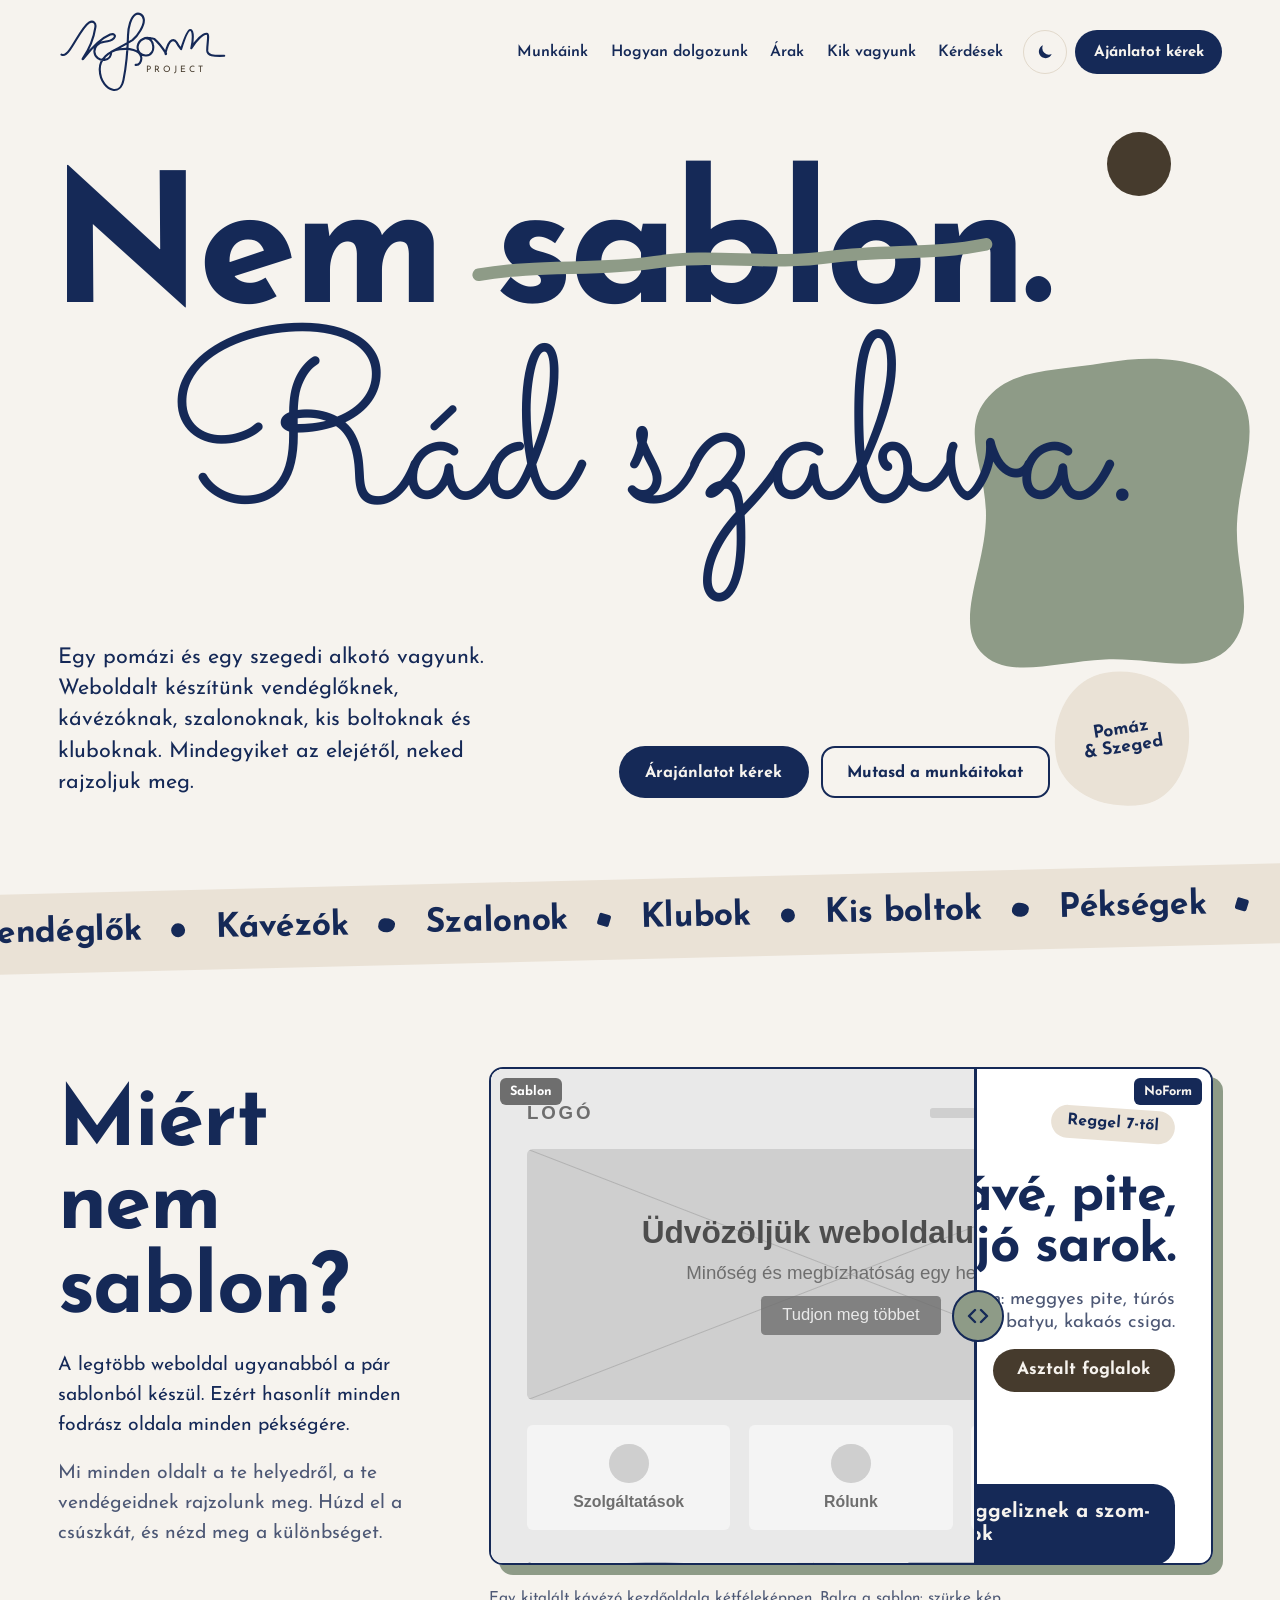
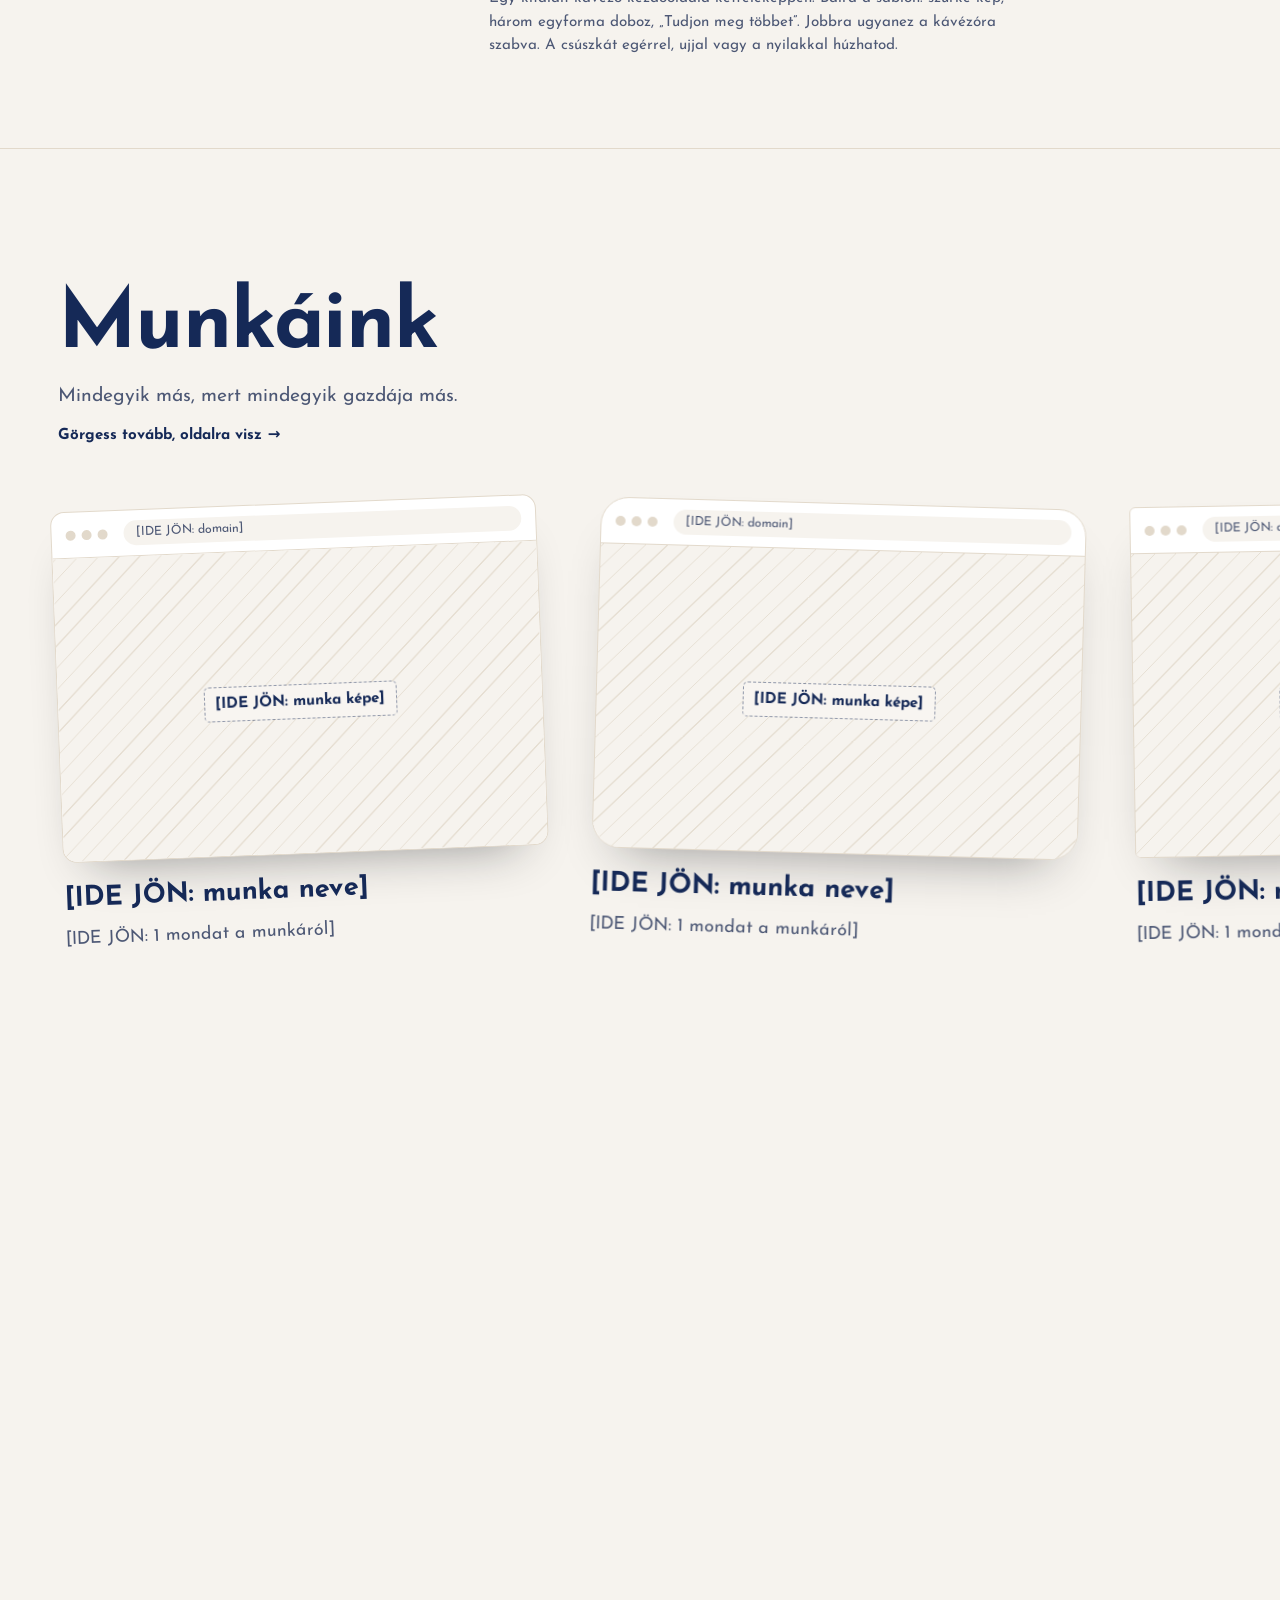
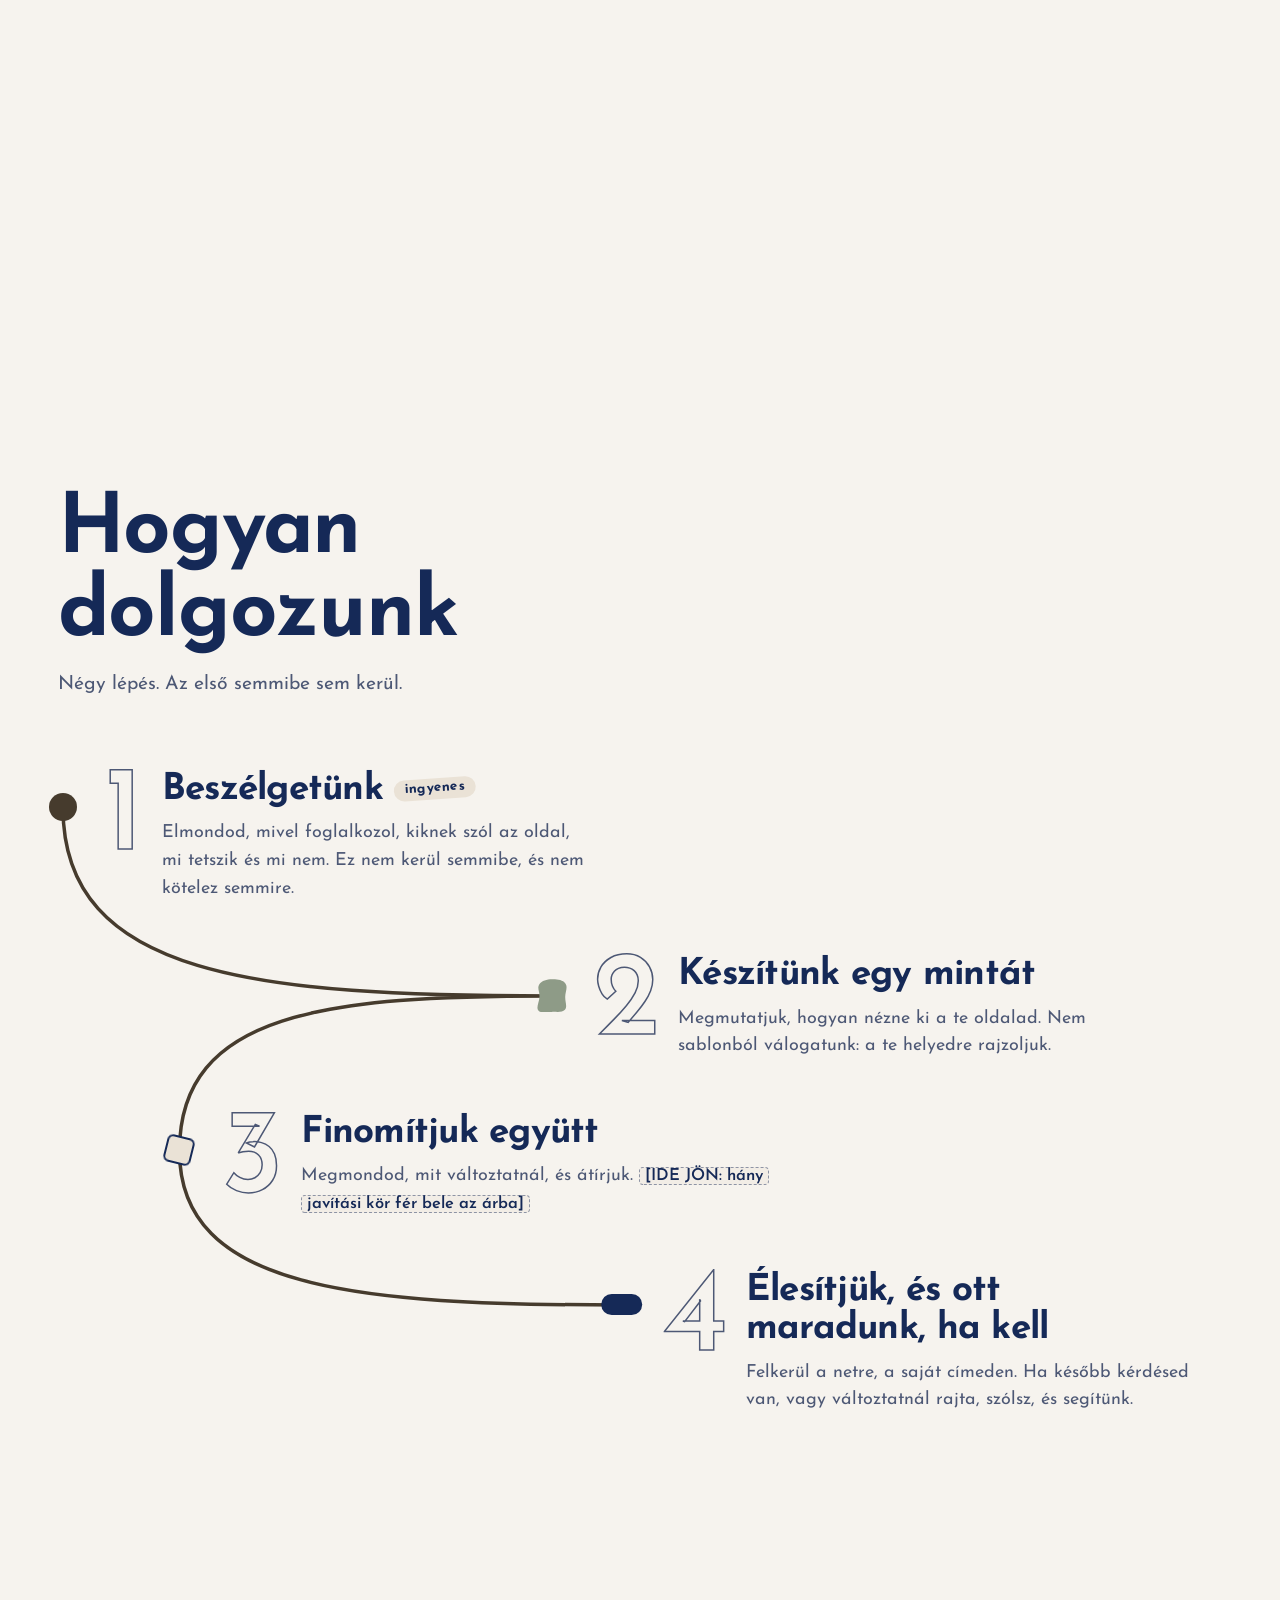
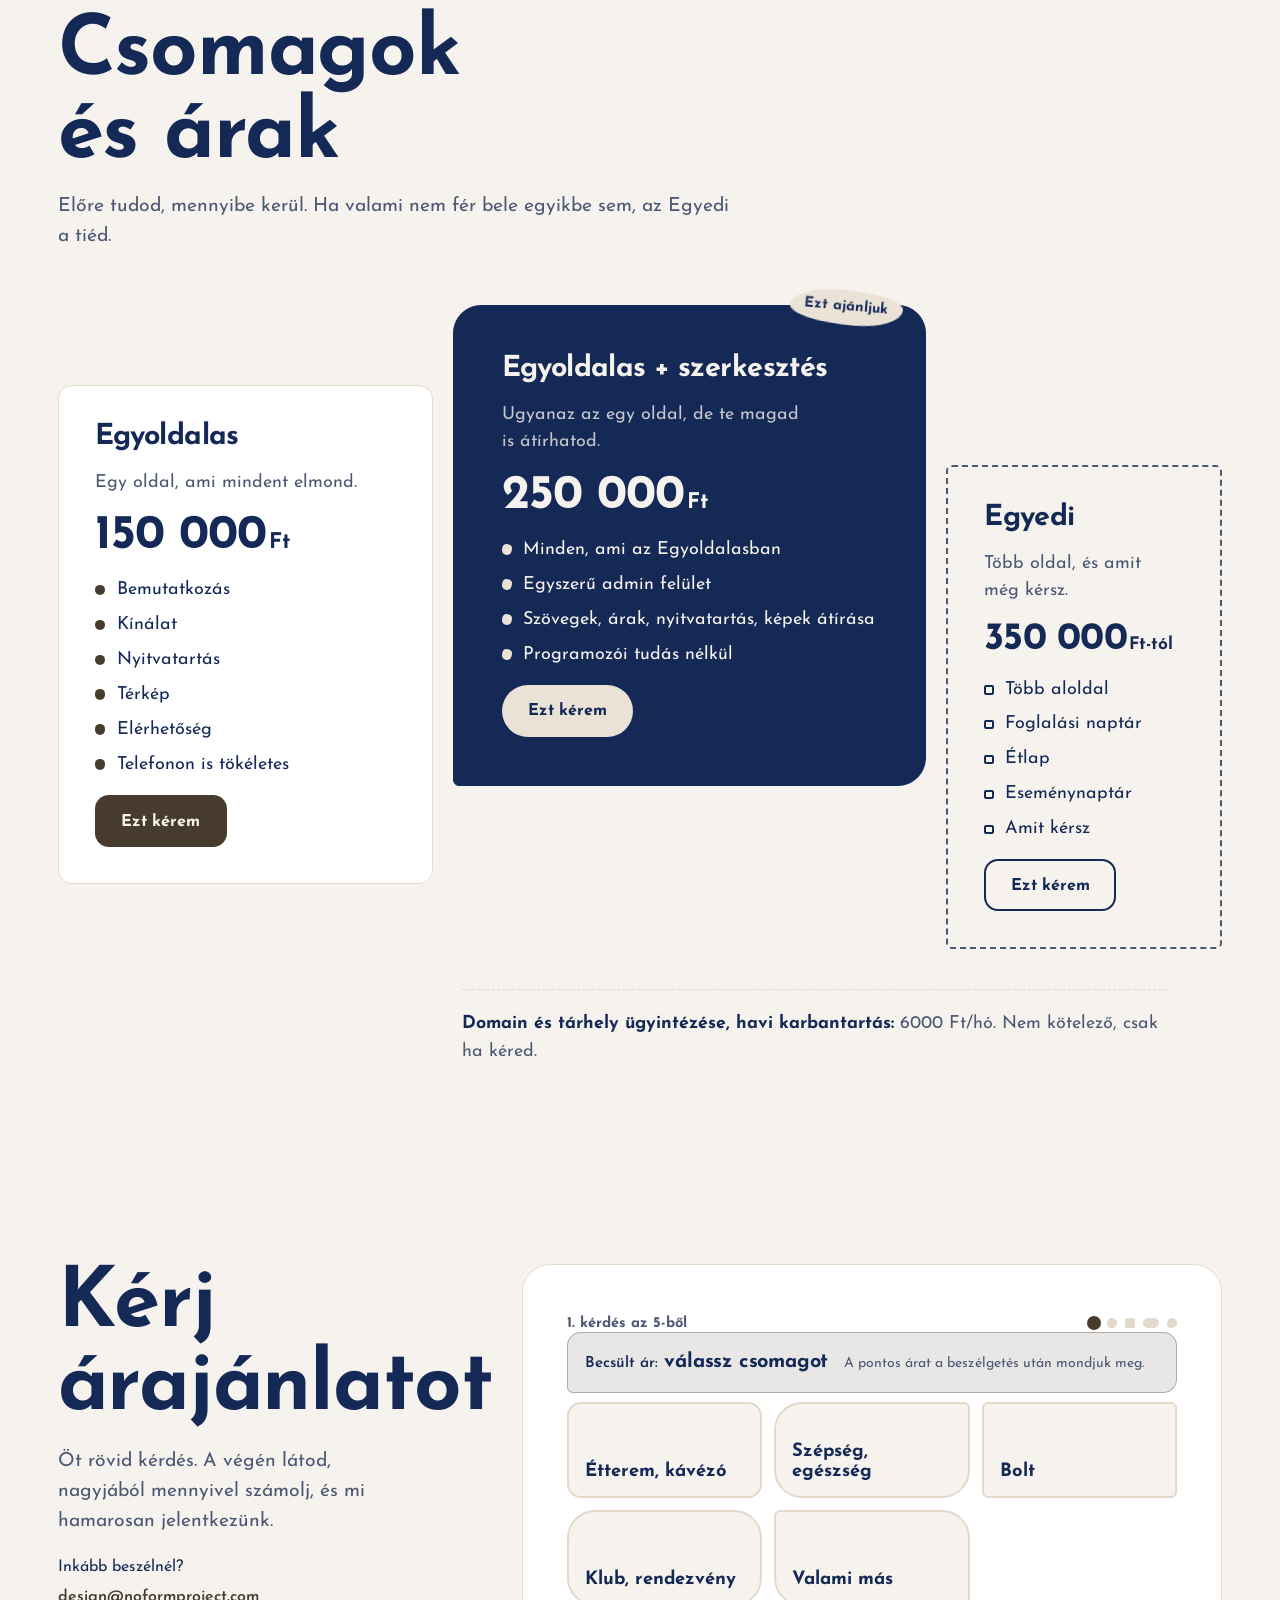
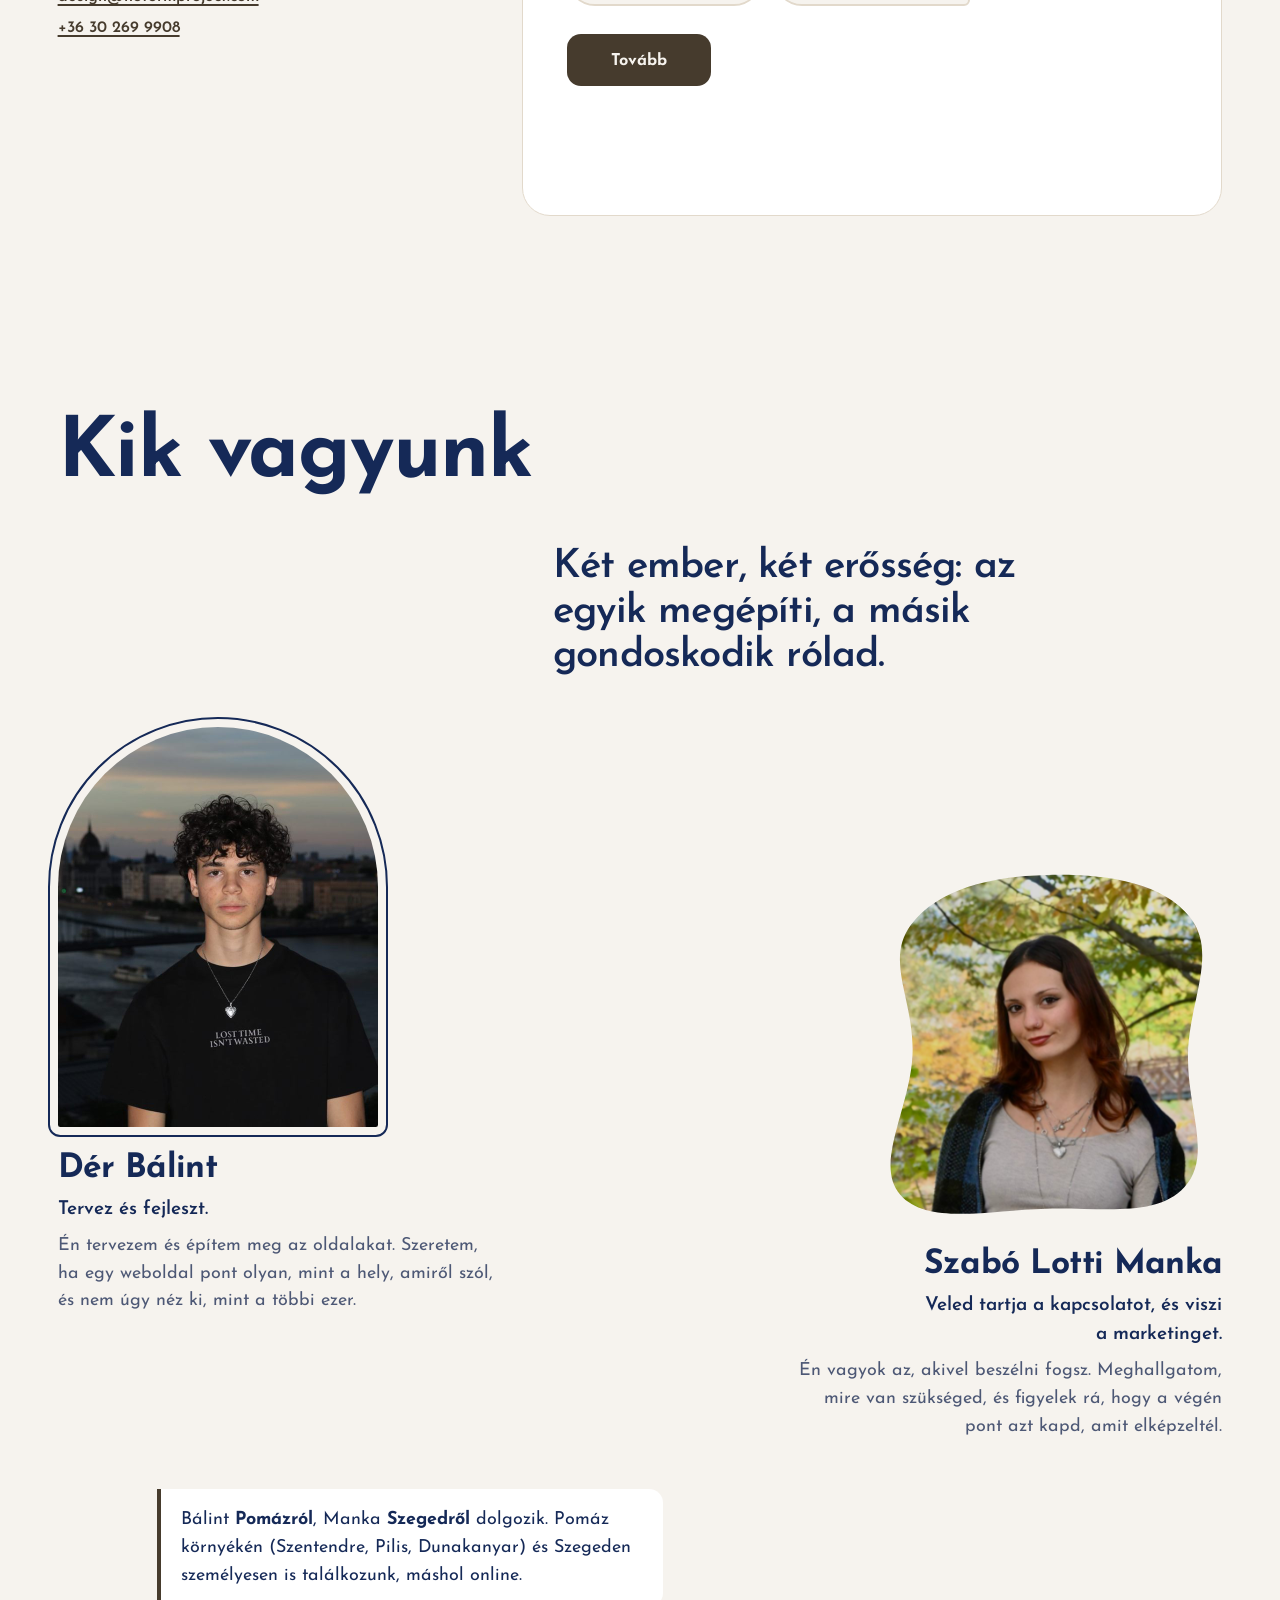
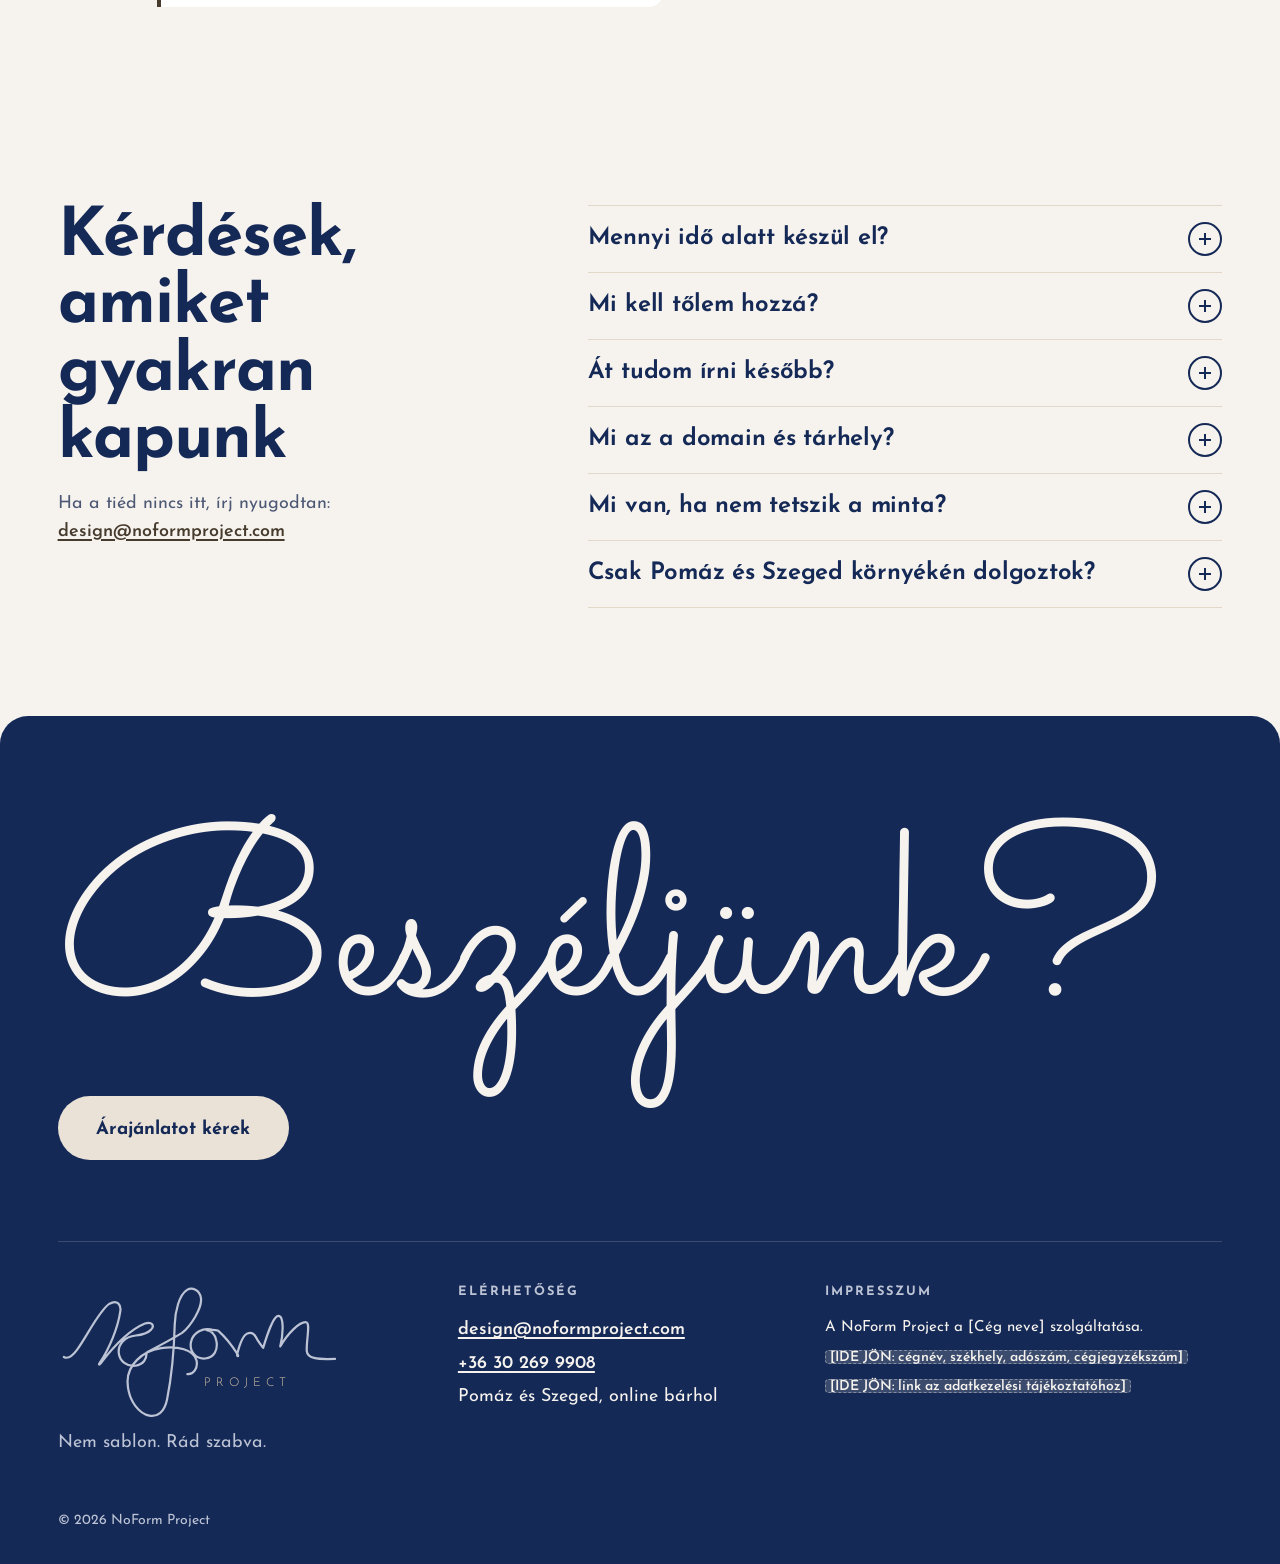
<file: index.html>
<!doctype html>
<html lang="hu">
<head>
  <meta charset="utf-8">
  <meta name="viewport" content="width=device-width, initial-scale=1">
  <title>NoForm Project – Nem sablon. Rád szabva.</title>
  <meta name="description" content="Weboldalak vendéglőknek, kávézóknak, szalonoknak, kis boltoknak és kluboknak. Egy pomázi és egy szegedi alkotó, sablonok nélkül. Kérj árajánlatot két perc alatt.">
  <link rel="canonical" href="https://noformproject.com/">
  <meta name="theme-color" content="#F7F6F3" media="(prefers-color-scheme: light)">
  <meta name="theme-color" content="#15161A" media="(prefers-color-scheme: dark)">
  <meta name="color-scheme" content="light dark">

  <meta property="og:type" content="website">
  <meta property="og:locale" content="hu_HU">
  <meta property="og:site_name" content="NoForm Project">
  <meta property="og:title" content="NoForm Project – Nem sablon. Rád szabva.">
  <meta property="og:description" content="Weboldalak kisvállalkozásoknak Pomázról és Szegedről, sablonok nélkül.">
  <meta property="og:url" content="https://noformproject.com/">
  <meta property="og:image" content="https://noformproject.com/assets/og-image.png">
  <meta property="og:image:width" content="1200">
  <meta property="og:image:height" content="630">
  <meta name="twitter:card" content="summary_large_image">

  <link rel="icon" href="assets/favicon.svg" type="image/svg+xml">
  <link rel="apple-touch-icon" href="assets/apple-touch-icon.png">

  <link rel="preconnect" href="https://fonts.googleapis.com">
  <link rel="preconnect" href="https://fonts.gstatic.com" crossorigin>
  <link rel="stylesheet" href="https://fonts.googleapis.com/css2?family=Josefin+Sans:ital,wght@0,100..700;1,100..700&family=Sacramento&display=swap">
  <link rel="stylesheet" href="style.css">

  <!-- A téma beállítása még a rajzolás előtt, hogy ne villanjon -->
  <script>
    (function () {
      try {
        var t = localStorage.getItem('noform-theme');
        if (t === 'light' || t === 'dark') document.documentElement.setAttribute('data-theme', t);
      } catch (e) {}
      document.documentElement.classList.add('js');
    })();
  </script>
  <script src="config.js" defer></script>
  <script src="script.js" defer></script>
</head>
<body>
  <a class="skip" href="#tartalom">Ugrás a tartalomra</a>

  <!-- Újrahasznosított formák: a logó vonala, a puha folt és a fotók maszkja -->
  <svg class="defs" aria-hidden="true" focusable="false" width="0" height="0">
    <defs>
      <symbol id="logo-sig" viewBox="20 0 1900 900">
        <path pathLength="1" d="M60,482 C92,500 122,470 150,432 C220,335 300,165 370,120 C420,90 452,126 442,176 C426,282 372,420 302,524 C294,536 300,537 310,524 C390,420 500,300 610,255 C655,238 678,268 652,296 C628,320 588,332 548,336 C470,344 428,396 432,452 C437,512 490,548 545,541 C600,533 624,494 620,452 C680,420 780,368 862,318 C920,272 1000,150 990,82 C982,26 930,6 896,26 C842,60 815,170 812,262 C808,420 790,620 760,770 C742,860 690,890 640,880 C580,868 495,790 492,650 C490,540 590,440 720,422 C830,406 940,430 960,505 C972,560 935,603 898,598 M1062,298 C1010,282 935,312 922,382 C910,452 962,496 1018,492 C1080,488 1108,430 1094,370 C1086,330 1060,305 1030,300 C1060,296 1088,296 1108,304 C1155,345 1206,412 1238,462 C1250,480 1232,482 1236,462 C1250,405 1275,335 1305,322 C1330,312 1350,325 1362,345 C1374,370 1396,400 1412,420 C1440,330 1480,205 1515,203 C1556,201 1548,330 1528,410 C1580,320 1660,242 1703,246 C1735,250 1705,360 1708,440 C1712,490 1770,500 1900,495"/>
      </symbol>
      <symbol id="blob" viewBox="0 0 120 120">
        <path d="M60.0,11.0 C74.6,10.6 90.1,12.7 97.5,22.5 C104.9,32.3 97.3,45.3 97.0,60.0 C96.7,74.7 103.5,87.7 96.1,96.1 C88.7,104.5 74.8,101.6 60.0,102.0 C45.2,102.4 28.8,106.6 21.8,98.2 C14.8,89.8 24.4,74.7 25.0,60.0 C25.6,45.3 17.6,34.4 24.6,24.6 C31.6,14.8 45.4,11.4 60.0,11.0Z"/>
      </symbol>
      <!-- A folt a 120×120-as dobozban kb. 15–105 között van: kinagyítjuk, hogy kitöltse a keretet -->
      <clipPath id="clip-blob" clipPathUnits="objectBoundingBox">
        <path transform="scale(0.01087 0.01042) translate(-14 -10)" d="M60.0,11.0 C74.6,10.6 90.1,12.7 97.5,22.5 C104.9,32.3 97.3,45.3 97.0,60.0 C96.7,74.7 103.5,87.7 96.1,96.1 C88.7,104.5 74.8,101.6 60.0,102.0 C45.2,102.4 28.8,106.6 21.8,98.2 C14.8,89.8 24.4,74.7 25.0,60.0 C25.6,45.3 17.6,34.4 24.6,24.6 C31.6,14.8 45.4,11.4 60.0,11.0Z"/>
      </clipPath>
    </defs>
  </svg>

  <!-- ============ FEJLÉC ============ -->
  <header class="site-header" id="top">
    <a class="logo" href="#top" aria-label="NoForm Project – vissza az oldal tetejére">
      <svg class="logo-svg" viewBox="20 0 1900 900" aria-hidden="true" focusable="false"><use href="#logo-sig" x="20" y="0" width="1900" height="900"/><text class="logo-project" x="1010" y="680">PROJECT</text></svg>
    </a>

    <nav class="site-nav" id="site-nav" aria-label="Fő menü">
      <ul>
        <li><a href="#munkaink">Munkáink</a></li>
        <li><a href="#folyamat">Hogyan dolgozunk</a></li>
        <li><a href="#arak">Árak</a></li>
        <li><a href="#rolunk">Kik vagyunk</a></li>
        <li><a href="#gyik">Kérdések</a></li>
      </ul>
    </nav>

    <div class="header-actions">
      <button class="theme-toggle" type="button" aria-label="Sötét téma" aria-pressed="false">
        <svg viewBox="0 0 24 24" aria-hidden="true"><circle class="tt-sun" cx="12" cy="12" r="5"/><path class="tt-moon" d="M20 14.5A8 8 0 0 1 9.5 4a8 8 0 1 0 10.5 10.5Z"/></svg>
      </button>
      <a class="btn btn--primary btn--small header-cta" href="#ajanlat">Ajánlatot kérek</a>
      <button class="menu-toggle" type="button" aria-expanded="false" aria-controls="site-nav">
        <span class="menu-toggle-label">Menü</span>
        <span class="menu-toggle-icon" aria-hidden="true"><i></i><i></i></span>
      </button>
    </div>
  </header>

  <main id="tartalom">

    <!-- ============ 1. NYITÁS ============ -->
    <section class="hero" aria-labelledby="hero-title">
      <h1 class="hero-title" id="hero-title" aria-label="Nem sablon. Rád szabva.">
        <span class="ht-line" aria-hidden="true"><span class="ht-word"><span class="ch" style="--i:0">N</span><span class="ch" style="--i:1">e</span><span class="ch" style="--i:2">m</span></span> <span class="ht-word strike"><span class="ch" style="--i:3">s</span><span class="ch" style="--i:4">a</span><span class="ch" style="--i:5">b</span><span class="ch" style="--i:6">l</span><span class="ch" style="--i:7">o</span><span class="ch" style="--i:8">n</span><svg class="strike-line" viewBox="0 0 300 36" preserveAspectRatio="none"><path pathLength="1" d="M6,25 C40,19 72,23 106,18 C140,13 170,20 206,15 C238,11 264,14 294,8"/></svg></span><span class="ch" style="--i:9">.</span></span>
        <span class="ht-line ht-line--2" aria-hidden="true"><span class="hero-blob"><svg viewBox="0 0 120 120"><path d="M60.0,11.0 C74.6,10.6 90.1,12.7 97.5,22.5 C104.9,32.3 97.3,45.3 97.0,60.0 C96.7,74.7 103.5,87.7 96.1,96.1 C88.7,104.5 74.8,101.6 60.0,102.0 C45.2,102.4 28.8,106.6 21.8,98.2 C14.8,89.8 24.4,74.7 25.0,60.0 C25.6,45.3 17.6,34.4 24.6,24.6 C31.6,14.8 45.4,11.4 60.0,11.0Z"><animate attributeName="d" dur="20s" repeatCount="indefinite" calcMode="spline" keyTimes="0;0.25;0.5;0.75;1" keySplines="0.45 0 0.55 1;0.45 0 0.55 1;0.45 0 0.55 1;0.45 0 0.55 1" values="M60.0,11.0 C74.6,10.6 90.1,12.7 97.5,22.5 C104.9,32.3 97.3,45.3 97.0,60.0 C96.7,74.7 103.5,87.7 96.1,96.1 C88.7,104.5 74.8,101.6 60.0,102.0 C45.2,102.4 28.8,106.6 21.8,98.2 C14.8,89.8 24.4,74.7 25.0,60.0 C25.6,45.3 17.6,34.4 24.6,24.6 C31.6,14.8 45.4,11.4 60.0,11.0Z;M58,14 C74,9 92,9 100,20 C108,31 101,46 100,61 C99,76 106,88 97,98 C88,108 73,99 58,100 C43,101 30,108 22,99 C14,90 21,75 22,60 C23,45 14,33 22,23 C30,13 42,19 58,14Z;M62,9 C77,12 88,16 95,25 C102,34 104,47 102,61 C100,75 98,86 92,94 C86,102 76,106 62,104 C48,102 33,103 25,95 C17,87 19,73 20,59 C21,45 22,35 28,26 C34,17 47,6 62,9Z;M60,13 C72,12 86,15 94,24 C102,33 94,46 95,60 C96,74 108,85 100,95 C92,105 75,98 60,99 C45,100 26,102 19,94 C12,86 27,73 27,60 C27,47 13,36 20,26 C27,16 48,14 60,13Z;M60.0,11.0 C74.6,10.6 90.1,12.7 97.5,22.5 C104.9,32.3 97.3,45.3 97.0,60.0 C96.7,74.7 103.5,87.7 96.1,96.1 C88.7,104.5 74.8,101.6 60.0,102.0 C45.2,102.4 28.8,106.6 21.8,98.2 C14.8,89.8 24.4,74.7 25.0,60.0 C25.6,45.3 17.6,34.4 24.6,24.6 C31.6,14.8 45.4,11.4 60.0,11.0Z"/></path></svg></span><span class="ht-script">Rád szabva.</span></span>
      </h1>

      <div class="hero-bottom">
        <p class="hero-lead">Egy pomázi és egy szegedi alkotó vagyunk. Weboldalt készítünk vendéglőknek, kávézóknak, szalonoknak, kis boltoknak és kluboknak. Mindegyiket az elejétől, neked rajzoljuk meg.</p>
        <div class="hero-actions">
          <a class="btn btn--primary magnetic" href="#ajanlat">Árajánlatot kérek</a>
          <a class="btn btn--outline magnetic" href="#munkaink">Mutasd a munkáitokat</a>
        </div>
      </div>

      <p class="sticker sticker--hero" aria-hidden="true">Pomáz<br>&amp; Szeged</p>
      <span class="hero-dot" aria-hidden="true"></span>
    </section>

    <!-- Szalag a vállalkozástípusokkal -->
    <div class="ribbon">
      <p class="sr-only">Kiknek dolgozunk: vendéglőknek, kávézóknak, szalonoknak, kluboknak, kis boltoknak, pékségeknek, fodrászoknak, rendezvényeknek.</p>
      <div class="ribbon-track" aria-hidden="true">
        <ul class="ribbon-list">
          <li>Vendéglők</li><li>Kávézók</li><li>Szalonok</li><li>Klubok</li><li>Kis boltok</li><li>Pékségek</li><li>Fodrászok</li><li>Rendezvények</li>
        </ul>
        <ul class="ribbon-list">
          <li>Vendéglők</li><li>Kávézók</li><li>Szalonok</li><li>Klubok</li><li>Kis boltok</li><li>Pékségek</li><li>Fodrászok</li><li>Rendezvények</li>
        </ul>
      </div>
    </div>

    <!-- ============ 2. MIÉRT NEM SABLON? ============ -->
    <section class="why" id="miert" aria-labelledby="why-title">
      <div class="why-text">
        <h2 class="h2" id="why-title" data-lines>Miért nem sablon?</h2>
        <p data-lines>A legtöbb weboldal ugyanabból a pár sablonból készül. Ezért hasonlít minden fodrász oldala minden pékségére.</p>
        <p data-lines>Mi minden oldalt a te helyedről, a te vendégeidnek rajzolunk meg. Húzd el a csúszkát, és nézd meg a különbséget.</p>
      </div>

      <figure class="ba">
        <div class="ba-frame" data-ba style="--pos:50">
          <!-- Jobb oldal: NoForm-stílus -->
          <div class="ba-layer ba-nf" aria-hidden="true">
            <div class="nf-nav"><span class="nf-logo">Sarok</span><span class="nf-chip">Reggel 7-től</span></div>
            <div class="nf-hero">
              <span class="nf-blob"><svg viewBox="0 0 120 120"><use href="#blob" width="120" height="120"/></svg></span>
              <p class="nf-title">Kávé, pite,<br>és egy jó sarok.</p>
              <p class="nf-sub">Ma a pultban: meggyes pite, túrós batyu, kakaós csiga.</p>
              <span class="nf-btn">Asztalt foglalok</span>
            </div>
            <div class="nf-row">
              <span class="nf-card nf-card--a">Itt reggeliz&shy;nek a szom&shy;szédok</span>
              <span class="nf-card nf-card--b">Térkép</span>
              <span class="nf-card nf-card--c">H–P 7–18<br>Szo 8–14</span>
            </div>
          </div>
          <!-- Bal oldal: a "sablon" -->
          <div class="ba-layer ba-tpl" aria-hidden="true">
            <div class="tpl-nav"><span class="tpl-logo">LOGÓ</span><span class="tpl-links"><i></i><i></i><i></i><i></i></span></div>
            <div class="tpl-hero">
              <span class="tpl-img"></span>
              <p class="tpl-title">Üdvözöljük weboldalunkon!</p>
              <p class="tpl-sub">Minőség és megbízhatóság egy helyen.</p>
              <span class="tpl-btn">Tudjon meg többet</span>
            </div>
            <div class="tpl-row">
              <span class="tpl-card"><i></i>Szolgáltatások</span>
              <span class="tpl-card"><i></i>Rólunk</span>
              <span class="tpl-card"><i></i>Kapcsolat</span>
            </div>
          </div>
          <span class="ba-label ba-label--l" aria-hidden="true">Sablon</span>
          <span class="ba-label ba-label--r" aria-hidden="true">NoForm</span>
          <div class="ba-handle" role="slider" tabindex="0"
               aria-label="Összehasonlítás: sablon és egyedi oldal"
               aria-valuemin="0" aria-valuemax="100" aria-valuenow="50"
               aria-valuetext="Félúton: bal oldalt a sablon, jobb oldalt a NoForm-változat">
            <span class="ba-knob" aria-hidden="true"><svg viewBox="0 0 24 24"><path d="M9 6 3 12l6 6M15 6l6 6-6 6"/></svg></span>
          </div>
        </div>
        <figcaption>Egy kitalált kávézó kezdőoldala kétféleképpen. Balra a sablon: szürke kép, három egyforma doboz, „Tudjon meg többet”. Jobbra ugyanez a kávézóra szabva. A csúszkát egérrel, ujjal vagy a nyilakkal húzhatod.</figcaption>
      </figure>
    </section>

    <!-- ============ 3. MUNKÁINK ============ -->
    <section class="works" id="munkaink" aria-labelledby="works-title">
      <div class="works-pin">
        <div class="works-head">
          <h2 class="h2" id="works-title" data-lines>Munkáink</h2>
          <p data-lines>Mindegyik más, mert mindegyik gazdája más.</p>
          <p class="works-hint" aria-hidden="true"><span class="hint-desktop">Görgess tovább, oldalra visz</span><span class="hint-touch">Húzd oldalra</span> <span class="hint-arrow">→</span></p>
        </div>

        <!--
          FONTOS: ide csak olyan munka kerülhet, amelynek megmutatásához
          a tulajdonos (az ügyfél) hozzájárult. Kép: assets/munkak/…, 1600×1000 px körül, .webp vagy .jpg.
          A <div class="work-shot is-placeholder"> helyére ez kerül:
          <img src="assets/munkak/nev.webp" alt="A … weboldalának kezdőlapja" width="1600" height="1000" loading="lazy">
        -->
        <div class="works-track" tabindex="0" role="region" aria-label="Munkáink, oldalra görgethető lista">
          <article class="work" style="--tilt:-2.2deg">
            <div class="browser">
              <div class="browser-bar" aria-hidden="true"><i></i><i></i><i></i><span>[IDE JÖN: domain]</span></div>
              <div class="work-shot is-placeholder"><span>[IDE JÖN: munka képe]</span></div>
            </div>
            <h3 class="work-title">[IDE JÖN: munka neve]</h3>
            <p class="work-desc">[IDE JÖN: 1 mondat a munkáról]</p>
          </article>
          <article class="work work--b" style="--tilt:1.6deg">
            <div class="browser">
              <div class="browser-bar" aria-hidden="true"><i></i><i></i><i></i><span>[IDE JÖN: domain]</span></div>
              <div class="work-shot is-placeholder"><span>[IDE JÖN: munka képe]</span></div>
            </div>
            <h3 class="work-title">[IDE JÖN: munka neve]</h3>
            <p class="work-desc">[IDE JÖN: 1 mondat a munkáról]</p>
          </article>
          <article class="work work--c" style="--tilt:-1deg">
            <div class="browser">
              <div class="browser-bar" aria-hidden="true"><i></i><i></i><i></i><span>[IDE JÖN: domain]</span></div>
              <div class="work-shot is-placeholder"><span>[IDE JÖN: munka képe]</span></div>
            </div>
            <h3 class="work-title">[IDE JÖN: munka neve]</h3>
            <p class="work-desc">[IDE JÖN: 1 mondat a munkáról]</p>
          </article>
          <a class="work work--next" href="#ajanlat" style="--tilt:2.4deg">
            <span class="work-next-title">A te oldalad<br>jöhet ide.</span>
            <span class="work-next-cta">Árajánlatot kérek <span aria-hidden="true">→</span></span>
          </a>
        </div>
      </div>
    </section>

    <!-- ============ 4. HOGYAN DOLGOZUNK ============ -->
    <section class="process" id="folyamat" aria-labelledby="process-title">
      <div class="process-head">
        <h2 class="h2" id="process-title" data-lines>Hogyan dolgozunk</h2>
        <p data-lines>Négy lépés. Az első semmibe sem kerül.</p>
      </div>
      <div class="process-body">
        <svg class="process-line" aria-hidden="true" focusable="false"><path class="process-path-bg"/><path class="process-path" pathLength="1"/></svg>
        <ol class="steps">
          <li class="step step--1">
            <span class="step-mark step-mark--circle" aria-hidden="true"></span>
            <span class="step-num" aria-hidden="true">1</span>
            <div class="step-body">
              <h3>Beszélgetünk <span class="tag tag--butter">ingyenes</span></h3>
              <p>Elmondod, mivel foglalkozol, kiknek szól az oldal, mi tetszik és mi nem. Ez nem kerül semmibe, és nem kötelez semmire.</p>
            </div>
          </li>
          <li class="step step--2">
            <span class="step-mark step-mark--blob" aria-hidden="true"><svg viewBox="15 10 90 94"><use href="#blob" width="120" height="120"/></svg></span>
            <span class="step-num" aria-hidden="true">2</span>
            <div class="step-body">
              <h3>Készítünk egy mintát</h3>
              <p>Megmutatjuk, hogyan nézne ki a te oldalad. Nem sablonból válogatunk: a te helyedre rajzoljuk.</p>
            </div>
          </li>
          <li class="step step--3">
            <span class="step-mark step-mark--square" aria-hidden="true"></span>
            <span class="step-num" aria-hidden="true">3</span>
            <div class="step-body">
              <h3>Finomítjuk együtt</h3>
              <p>Megmondod, mit változtatnál, és átírjuk. <span class="ph">[IDE JÖN: hány javítási kör fér bele az árba]</span></p>
            </div>
          </li>
          <li class="step step--4">
            <span class="step-mark step-mark--pill" aria-hidden="true"></span>
            <span class="step-num" aria-hidden="true">4</span>
            <div class="step-body">
              <h3>Élesítjük, és ott maradunk, ha kell</h3>
              <p>Felkerül a netre, a saját címeden. Ha később kérdésed van, vagy változtatnál rajta, szólsz, és segítünk.</p>
            </div>
          </li>
        </ol>
      </div>
    </section>

    <!-- ============ 5. CSOMAGOK ÉS ÁRAK ============ -->
    <section class="pricing" id="arak" aria-labelledby="pricing-title">
      <div class="pricing-head">
        <h2 class="h2" id="pricing-title" data-lines>Csomagok és árak</h2>
        <p data-lines>Előre tudod, mennyibe kerül. Ha valami nem fér bele egyikbe sem, az Egyedi a tiéd.</p>
      </div>
      <!-- A kártyák tartalma a config.js-ből jön (script.js tölti fel) -->
      <div class="plans" id="plans"></div>
      <p class="plans-monthly" id="plans-monthly"></p>
    </section>

    <!-- ============ 6. ÁRAJÁNLATKÉRŐ ============ -->
    <section class="quote" id="ajanlat" aria-labelledby="quote-title">
      <div class="quote-intro">
        <h2 class="h2" id="quote-title" tabindex="-1">Kérj árajánlatot</h2>
        <p>Öt rövid kérdés. A végén látod, nagyjából mennyivel számolj, és mi hamarosan jelentkezünk.</p>
        <p class="quote-direct">Inkább beszélnél?<br>
          <a class="contact-link" data-contact="email" href="mailto:design@noformproject.com">design@noformproject.com</a><br>
          <a class="contact-link" data-contact="phone" href="tel:+36302699908">+36 30 269 9908</a>
        </p>
      </div>

      <div class="quiz" data-quiz>
        <!--
          Netlify Forms: a form neve "arajanlat". A Netlify a feltöltéskor ebből a HTML-ből
          ismeri fel a mezőket, ezért a rejtett mezőknek itt kell lenniük.
          A script.js fetch-csel küldi el; JavaScript nélkül a sima küldés is működik.
        -->
        <form class="quiz-form" name="arajanlat" method="POST" action="/koszonjuk.html" data-netlify="true" netlify-honeypot="bot-field" novalidate>
          <input type="hidden" name="form-name" value="arajanlat">
          <input type="hidden" name="csomag" value="">
          <input type="hidden" name="extrak" value="">
          <input type="hidden" name="becsult_ar" value="">
          <p class="hp" aria-hidden="true"><label>Ezt hagyd üresen: <input name="bot-field" tabindex="-1" autocomplete="off"></label></p>

          <div class="quiz-top">
            <p class="quiz-progress" aria-live="polite"><span class="quiz-count">1. kérdés az 5-ből</span></p>
            <ol class="quiz-dots" aria-hidden="true"><li></li><li></li><li></li><li></li><li></li></ol>
          </div>

          <div class="quiz-steps">
            <!-- 1. lépés -->
            <fieldset class="quiz-step" data-step="1">
              <legend class="quiz-q">Mivel foglalkozol?</legend>
              <p class="quiz-picked" hidden></p>
              <div class="tiles">
                <label class="tile tile--a"><input type="radio" name="tevekenyseg" value="Étterem / kávézó"><span>Étterem, kávézó</span></label>
                <label class="tile tile--b"><input type="radio" name="tevekenyseg" value="Szépség / egészség"><span>Szépség, egészség</span></label>
                <label class="tile tile--c"><input type="radio" name="tevekenyseg" value="Bolt"><span>Bolt</span></label>
                <label class="tile tile--d"><input type="radio" name="tevekenyseg" value="Klub / rendezvény"><span>Klub, rendezvény</span></label>
                <label class="tile tile--e"><input type="radio" name="tevekenyseg" value="Egyéb"><span>Valami más</span></label>
              </div>
              <p class="field-error" id="err-tevekenyseg" hidden></p>
            </fieldset>

            <!-- 2. lépés (a csomagokat a script.js tölti be a config.js-ből) -->
            <fieldset class="quiz-step" data-step="2">
              <legend class="quiz-q">Melyik csomag érdekel?</legend>
              <div class="tiles tiles--plans" id="quiz-plans"></div>
              <p class="field-error" id="err-csomag" hidden></p>
            </fieldset>

            <!-- 3. lépés -->
            <fieldset class="quiz-step" data-step="3">
              <legend class="quiz-q">Mi kellene még?</legend>
              <p class="quiz-help">Jelöld be, ami jól jönne. Ha nem tudod, ugord át nyugodtan.</p>
              <div class="checks" id="quiz-extras"></div>
            </fieldset>

            <!-- 4. lépés -->
            <fieldset class="quiz-step" data-step="4">
              <legend class="quiz-q">Van már weboldalad vagy Facebook-oldalad?</legend>
              <div class="field">
                <label for="f-link">Ha van, másold be a linkjét <span class="opt">(nem kötelező)</span></label>
                <input id="f-link" name="meglevo_oldal" type="text" inputmode="url" autocomplete="url" placeholder="pl. facebook.com/akavezod" aria-describedby="err-link">
                <p class="field-error" id="err-link" hidden></p>
              </div>
            </fieldset>

            <!-- 5. lépés -->
            <fieldset class="quiz-step" data-step="5">
              <legend class="quiz-q">Hogyan érünk el?</legend>
              <div class="field">
                <label for="f-name">Neved</label>
                <input id="f-name" name="nev" type="text" autocomplete="name" required aria-describedby="err-name">
                <p class="field-error" id="err-name" hidden></p>
              </div>
              <div class="field">
                <label for="f-email">E-mail-címed</label>
                <input id="f-email" name="email" type="email" autocomplete="email" required aria-describedby="err-email">
                <p class="field-error" id="err-email" hidden></p>
              </div>
              <div class="field">
                <label for="f-phone">Telefonszámod <span class="opt">(nem kötelező)</span></label>
                <input id="f-phone" name="telefon" type="tel" autocomplete="tel" aria-describedby="err-phone">
                <p class="field-error" id="err-phone" hidden></p>
              </div>
              <div class="field">
                <label for="f-msg">Üzenet <span class="opt">(nem kötelező)</span></label>
                <textarea id="f-msg" name="uzenet" rows="4" placeholder="Bármi, amit jó, ha tudunk előre."></textarea>
              </div>
              <p class="quiz-privacy">Az adataidat csak arra használjuk, hogy válaszoljunk. <span class="ph">[IDE JÖN: link az adatkezelési tájékoztatóhoz]</span></p>
            </fieldset>
          </div>

          <p class="form-error" role="alert" hidden></p>

          <div class="quiz-nav">
            <button type="button" class="btn btn--ghost quiz-back">Vissza</button>
            <button type="button" class="btn btn--earth quiz-next">Tovább</button>
            <button type="submit" class="btn btn--primary quiz-submit">Elküldöm</button>
          </div>

          <div class="estimate" aria-live="polite">
            <p class="estimate-value"><span class="estimate-label">Becsült ár:</span> <strong class="estimate-range">válassz csomagot</strong></p>
            <p class="estimate-note">A pontos árat a beszélgetés után mondjuk meg.</p>
          </div>
        </form>

        <div class="quiz-done" hidden tabindex="-1">
          <span class="done-blob" aria-hidden="true"><svg viewBox="0 0 120 120"><use href="#blob" width="120" height="120"/><g class="face-eyes"><ellipse class="face-eye" cx="47" cy="52" rx="4.5" ry="6"/><ellipse class="face-eye" cx="73" cy="52" rx="4.5" ry="6"/></g><ellipse class="face-cheek" cx="38" cy="66" rx="6.5" ry="3.8"/><ellipse class="face-cheek" cx="82" cy="66" rx="6.5" ry="3.8"/><path class="face-mouth" d="M51,67 Q60,77 69,67"/></svg></span>
          <h3 class="done-title">Megkaptuk, köszönjük!</h3>
          <p class="done-text">Maximum 2 munkanapon belül válaszolunk a megadott e-mail-címre.</p>
          <button type="button" class="btn btn--outline quiz-restart">Új ajánlatkérés</button>
        </div>
      </div>
    </section>

    <!-- ============ 7. KIK VAGYUNK ============ -->
    <section class="about" id="rolunk" aria-labelledby="about-title">
      <h2 class="h2 about-title" id="about-title" data-lines>Kik vagyunk</h2>
      <p class="about-quote" data-lines>Két ember, két erősség: az egyik megépíti, a másik gondoskodik rólad.</p>

      <div class="person person--balint">
        <div class="photo photo--arch">
          <img src="kepek/balint-web.jpg" alt="Dér Bálint portréja, mögötte a Duna és a Parlament" width="640" height="800" loading="lazy">
        </div>
        <h3 class="person-name">Dér Bálint</h3>
        <p class="person-role">Tervez és fejleszt.</p>
        <p class="person-bio">Én tervezem és építem meg az oldalakat. Szeretem, ha egy weboldal pont olyan, mint a hely, amiről szól, és nem úgy néz ki, mint a többi ezer.</p>
      </div>

      <div class="person person--lotti">
        <div class="photo photo--blob">
          <img src="kepek/manka-web.jpg" alt="Szabó Lotti Manka portréja egy őszi parkban" width="800" height="800" loading="lazy">
        </div>
        <h3 class="person-name">Szabó Lotti Manka</h3>
        <p class="person-role">Veled tartja a kapcsolatot, és viszi a marketinget.</p>
        <p class="person-bio">Én vagyok az, akivel beszélni fogsz. Meghallgatom, mire van szükséged, és figyelek rá, hogy a végén pont azt kapd, amit elképzeltél.</p>
      </div>

      <p class="about-place">Bálint <strong>Pomázról</strong>, Manka <strong>Szegedről</strong> dolgozik. Pomáz környékén (Szentendre, Pilis, Dunakanyar) és Szegeden személyesen is találkozunk, máshol online.</p>
    </section>

    <!-- ============ 8. GYIK ============ -->
    <section class="faq" id="gyik" aria-labelledby="faq-title">
      <div class="faq-head">
        <h2 class="h2" id="faq-title" data-lines>Kérdések, amiket gyakran kapunk</h2>
        <p>Ha a tiéd nincs itt, írj nyugodtan: <a class="contact-link" data-contact="email" href="mailto:design@noformproject.com">design@noformproject.com</a></p>
      </div>
      <div class="faq-list">
        <details>
          <summary>Mennyi idő alatt készül el?</summary>
          <div class="faq-a"><p>Egy Egyoldalas általában 1–2 hét, az Egyoldalas + szerkesztés 2–3 hét, egy Egyedi oldal 3–6 hét. Leginkább azon múlik, mikor kapjuk meg tőled a szövegeket és a képeket.</p></div>
        </details>
        <details>
          <summary>Mi kell tőlem hozzá?</summary>
          <div class="faq-a"><p>Pár mondat arról, mivel foglalkozol, a nyitvatartás, az elérhetőségek, és ha van, néhány jó fotó. Ha valami nincs meg, megbeszéljük, hogyan pótoljuk.</p></div>
        </details>
        <details>
          <summary>Át tudom írni később?</summary>
          <div class="faq-a"><p>Az „Egyoldalas + szerkesztés” csomagnál igen: egy egyszerű felületen te magad írod át a szövegeket, árakat, nyitvatartást és képeket. A sima Egyoldalasnál szólsz, és mi átírjuk. Ha kéred a havi karbantartást, a kisebb módosítások benne vannak.</p></div>
        </details>
        <details>
          <summary>Mi az a domain és tárhely?</summary>
          <div class="faq-a"><p>A domain a weboldalad címe, például noformproject.com. A tárhely az a hely, ahol az oldalad fájljai vannak, hogy bárki megnyithassa. Mindkettőért évente kell fizetni. Egy .hu domain nagyjából évi 3–6 ezer forint, egy ilyen oldal tárhelye pedig sokszor ingyenes vagy pár ezer forint évente. Ha kéred, ezt is mi intézzük.</p></div>
        </details>
        <details>
          <summary>Mi van, ha nem tetszik a minta?</summary>
          <div class="faq-a"><p>Elmondod, mi nem tetszik, és átdolgozzuk. Pont ezért készítünk először mintát: hogy időben kiderüljön.</p></div>
        </details>
        <details>
          <summary>Csak Pomáz és Szeged környékén dolgoztok?</summary>
          <div class="faq-a"><p>Nem. Pomáz környékén (Szentendre, Pilis, Dunakanyar) és Szegeden személyesen is szívesen találkozunk, de online bárhol az országban dolgozunk.</p></div>
        </details>
      </div>
    </section>
  </main>

  <!-- ============ 9. LÁBLÉC ============ -->
  <footer class="site-footer">
    <div class="footer-cta">
      <p class="footer-big">Beszél&shy;jünk?</p>
      <a class="btn btn--primary btn--big magnetic" href="#ajanlat">Árajánlatot kérek</a>
    </div>

    <div class="footer-grid">
      <div class="footer-logo">
        <p class="logo logo--footer" role="img" aria-label="NoForm Project">
          <svg class="logo-svg" viewBox="20 0 1900 900" aria-hidden="true" focusable="false"><use href="#logo-sig" x="20" y="0" width="1900" height="900"/><text class="logo-project" x="1010" y="680">PROJECT</text></svg>
        </p>
        <p>Nem sablon. Rád szabva.</p>
      </div>
      <div class="footer-contact">
        <h2 class="footer-h">Elérhetőség</h2>
        <p><a class="contact-link" data-contact="email" href="mailto:design@noformproject.com">design@noformproject.com</a></p>
        <p><a class="contact-link" data-contact="phone" href="tel:+36302699908">+36 30 269 9908</a></p>
        <p>Pomáz és Szeged, online bárhol</p>
      </div>
      <div class="footer-legal">
        <h2 class="footer-h">Impresszum</h2>
        <p>A NoForm Project a <span data-company="name">[Cég neve]</span> szolgáltatása.</p>
        <p data-company="details"><span class="ph">[IDE JÖN: cégnév, székhely, adószám, cégjegyzékszám]</span></p>
        <p><span class="ph">[IDE JÖN: link az adatkezelési tájékoztatóhoz]</span></p>
      </div>
    </div>
    <p class="footer-bottom">© <span data-year>2026</span> NoForm Project</p>
  </footer>
</body>
</html>
</file>
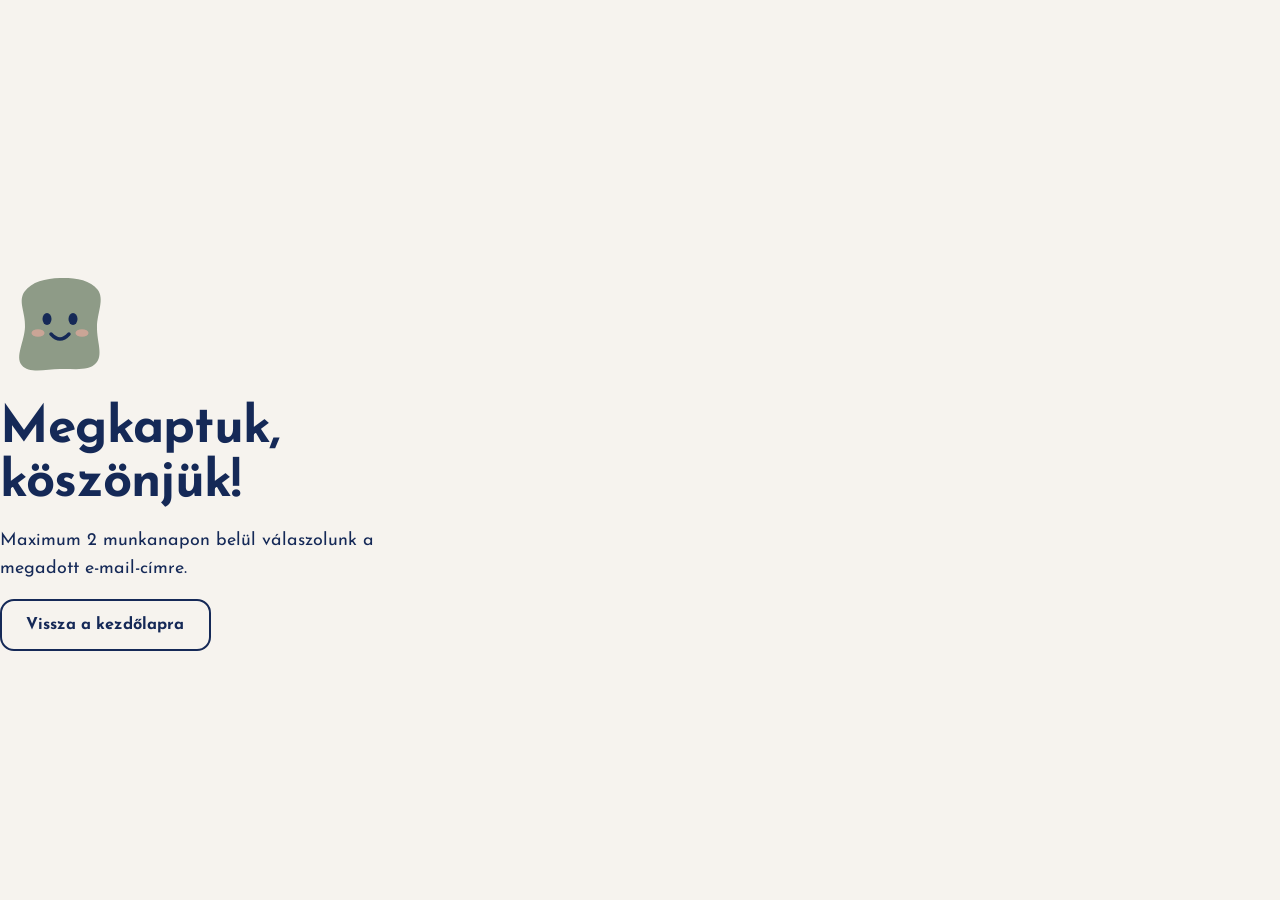
<file: koszonjuk.html>
<!doctype html>
<html lang="hu">
<head>
  <meta charset="utf-8">
  <meta name="viewport" content="width=device-width, initial-scale=1">
  <title>Köszönjük! – NoForm Project</title>
  <meta name="robots" content="noindex">
  <meta name="color-scheme" content="light dark">
  <link rel="icon" href="assets/favicon.svg" type="image/svg+xml">
  <link rel="preconnect" href="https://fonts.googleapis.com">
  <link rel="preconnect" href="https://fonts.gstatic.com" crossorigin>
  <link rel="stylesheet" href="https://fonts.googleapis.com/css2?family=Josefin+Sans:ital,wght@0,100..700;1,100..700&family=Sacramento&display=swap">
  <link rel="stylesheet" href="style.css">
  <script>document.documentElement.setAttribute('data-resolved-theme', (function(){ try { var t = localStorage.getItem('noform-theme'); if (t) return t; } catch (e) {} return matchMedia('(prefers-color-scheme: dark)').matches ? 'dark' : 'light'; })());try { var t = localStorage.getItem('noform-theme'); if (t === 'light' || t === 'dark') document.documentElement.setAttribute('data-theme', t); } catch (e) {}</script>
</head>
<body>
  <!-- Ezt az oldalt csak az látja, akinél ki van kapcsolva a JavaScript (a sima űrlapküldés ide visz). -->
  <svg class="defs" aria-hidden="true" focusable="false" width="0" height="0">
    <defs><symbol id="blob" viewBox="0 0 120 120"><path d="M60.0,11.0 C74.6,10.6 90.1,12.7 97.5,22.5 C104.9,32.3 97.3,45.3 97.0,60.0 C96.7,74.7 103.5,87.7 96.1,96.1 C88.7,104.5 74.8,101.6 60.0,102.0 C45.2,102.4 28.8,106.6 21.8,98.2 C14.8,89.8 24.4,74.7 25.0,60.0 C25.6,45.3 17.6,34.4 24.6,24.6 C31.6,14.8 45.4,11.4 60.0,11.0Z"/></symbol></defs>
  </svg>
  <main class="quote" style="min-height: 100svh; align-content: center;">
    <div class="quiz-done is-shown">
      <span class="done-blob" aria-hidden="true"><svg viewBox="0 0 120 120"><use href="#blob" width="120" height="120"/><g class="face-eyes"><ellipse class="face-eye" cx="47" cy="52" rx="4.5" ry="6"/><ellipse class="face-eye" cx="73" cy="52" rx="4.5" ry="6"/></g><ellipse class="face-cheek" cx="38" cy="66" rx="6.5" ry="3.8"/><ellipse class="face-cheek" cx="82" cy="66" rx="6.5" ry="3.8"/><path class="face-mouth" d="M51,67 Q60,77 69,67"/></svg></span>
      <h1 class="done-title">Megkaptuk, köszönjük!</h1>
      <p class="done-text">Maximum 2 munkanapon belül válaszolunk a megadott e-mail-címre.</p>
      <a class="btn btn--outline" href="/">Vissza a kezdőlapra</a>
    </div>
  </main>
</body>
</html>
</file>
<file: style.css>
/* =====================================================================
   NoForm Project – stílusok
   Telefonról indulunk (mobile-first), a nagyobb képernyők a végén jönnek.
   ===================================================================== */

/* ---------- Színek és alapértékek ----------
   Arculat: Sötétkék #152957 (fő szín és szöveg), Föld #463B2D (kiemelés),
   Zsálya #8E9B87, Homok #EAE2D6, Papír #F6F3EE.
   Betűk: Josefin Sans (minden), Sacramento (kiemelt szavak). */
:root {
  --paper: #F6F3EE;
  --paper-raised: #FFFFFF;
  --sand: #EAE2D6;
  --line: #E2D9CB;
  --ink: #152957;            /* sötétkék: szöveg és fő gombok */
  --ink-muted: #4D5875;
  --earth: #463B2D;          /* föld: kiemelés, második gomb */
  --on-earth: #F6F3EE;
  --sage: #8E9B87;           /* zsálya: díszítő formák */
  --blob: #8E9B87;           /* nagy, puha folt (szöveg is kerülhet rá) */
  --link: #463B2D;
  --on-sand: #152957;

  /* a "sablon" vázlat szürkéi */
  --tpl-bg: #E9E9E9;
  --tpl-block: #CFCFCF;
  --tpl-card: #F4F4F4;
  --tpl-text: #6E6E6E;

  --footer-bg: #152957;
  --footer-ink: #F6F3EE;
  --footer-muted: #BCC3D4;
  --footer-line: rgba(246, 243, 238, 0.16);

  /* szándékosan különböző lekerekítések */
  --r-s: 6px;
  --r-m: 14px;
  --r-l: 28px;
  --r-pill: 999px;

  --font-display: "Josefin Sans", system-ui, sans-serif;
  --font-body: "Josefin Sans", system-ui, -apple-system, "Segoe UI", sans-serif;
  --font-script: "Sacramento", "Josefin Sans", cursive;

  --gutter: clamp(16px, 4.5vw, 64px);
  --max: 1440px;
  --header-h: 72px;

  color-scheme: light;
}

@media (prefers-color-scheme: dark) {
  :root:not([data-theme="light"]) {
    --paper: #0F1A33;
    --paper-raised: #172447;
    --line: #29365C;
    --ink: #F6F3EE;
    --ink-muted: #B6BDCC;
    --earth: #D6C3A5;
    --on-earth: #152957;
    --blob: #4A5A50;
    --link: #D6C3A5;
    --tpl-bg: #2A2D36;
    --tpl-block: #3D404A;
    --tpl-card: #333640;
    --tpl-text: #9A9CA4;
    --footer-bg: #0A1229;
    color-scheme: dark;
  }
}
:root[data-theme="dark"] {
  --paper: #0F1A33;
  --paper-raised: #172447;
  --line: #29365C;
  --ink: #F6F3EE;
  --ink-muted: #B6BDCC;
  --earth: #D6C3A5;
  --on-earth: #152957;
  --blob: #4A5A50;
  --link: #D6C3A5;
  --tpl-bg: #2A2D36;
  --tpl-block: #3D404A;
  --tpl-card: #333640;
  --tpl-text: #9A9CA4;
  --footer-bg: #0A1229;
  color-scheme: dark;
}

/* a nyitócím betűinek vastagsága animálható legyen */
@property --w {
  syntax: "<number>";
  inherits: false;
  initial-value: 700;
}
/* ---------- Alapok ---------- */
*, *::before, *::after { box-sizing: border-box; }
[hidden] { display: none !important; }

html {
  -webkit-text-size-adjust: 100%;
  scroll-padding-top: calc(var(--header-h) + 12px);
  overflow-x: clip;
}
@media (prefers-reduced-motion: no-preference) {
  html { scroll-behavior: smooth; }
}

body {
  margin: 0;
  background: var(--paper);
  color: var(--ink);
  font-family: var(--font-body);
  font-size: clamp(1rem, 0.96rem + 0.2vw, 1.125rem);
  line-height: 1.55;
  overflow-x: clip;
  text-rendering: optimizeLegibility;
  -webkit-font-smoothing: antialiased;
}

img, svg { display: block; max-width: 100%; }
h1, h2, h3, p { margin: 0; }
h1, h2, h3 { font-family: var(--font-display); text-wrap: balance; }
p { text-wrap: pretty; }
a { color: inherit; }
button { font: inherit; color: inherit; }

:focus-visible {
  outline: 3px solid var(--earth);
  outline-offset: 3px;
  border-radius: 4px;
}

.sr-only, .hp {
  position: absolute !important;
  width: 1px; height: 1px;
  padding: 0; margin: -1px;
  overflow: hidden; clip: rect(0 0 0 0);
  white-space: nowrap; border: 0;
}
.defs { position: absolute; width: 0; height: 0; overflow: hidden; }

.skip {
  position: absolute; left: 12px; top: -100px; z-index: 100;
  background: var(--ink); color: var(--paper);
  padding: 12px 18px; border-radius: var(--r-s);
  font-weight: 700; text-decoration: none;
}
.skip:focus { top: 12px; }

/* jól látható helyőrző */
.ph {
  background: color-mix(in srgb, var(--sand) 34%, transparent);
  outline: 1.5px dashed color-mix(in srgb, var(--ink) 45%, transparent);
  outline-offset: -1.5px;
  border-radius: 4px;
  padding: 0.05em 0.35em;
  color: var(--ink);
  font-family: var(--font-body);
  font-weight: 600;
  font-size: 0.92em;
  font-style: normal;
  -webkit-box-decoration-break: clone;
  box-decoration-break: clone;
}

.contact-link {
  color: var(--link);
  font-weight: 600;
  text-decoration-thickness: 2px;
  text-underline-offset: 3px;
  overflow-wrap: anywhere;
}
.contact-link:hover { text-decoration-thickness: 3px; }

.h2 {
  font-size: clamp(2.4rem, 8.5vw, 5.2rem);
  font-weight: 700;
  line-height: 1;
  letter-spacing: -0.015em;
}
/* Sacramento: kiemelt szavakhoz */
.script {
  font-family: var(--font-script);
  font-weight: 400;
  letter-spacing: 0;
  text-transform: none;
}

section { padding-inline: var(--gutter); }

/* ---------- Gombok ---------- */
.btn {
  --mx: 0px; --my: 0px;
  display: inline-flex;
  align-items: center;
  justify-content: center;
  gap: 0.5em;
  min-height: 52px;
  padding: 0.2em 1.5em 0; /* a Josefin Sans magasan ül, így kerül középre */
  border: 2px solid transparent;
  border-radius: var(--r-pill);
  font-family: var(--font-body);
  font-weight: 700;
  font-size: 1.02rem;
  line-height: 1.1;
  text-decoration: none;
  text-align: center;
  cursor: pointer;
  transform: translate(var(--mx), var(--my));
  transition: transform 0.35s cubic-bezier(.2,.8,.2,1), background-color 0.2s, color 0.2s, border-color 0.2s, border-radius 0.3s;
}
.btn--primary { background: var(--ink); color: var(--paper); }
.btn--primary:hover { background: color-mix(in srgb, var(--ink) 86%, var(--earth)); border-radius: var(--r-m); }
.btn--outline { border-color: var(--ink); color: var(--ink); border-radius: var(--r-m); background: transparent; }
.btn--outline:hover { background: var(--ink); color: var(--paper); }
.btn--earth { background: var(--earth); color: var(--on-earth); border-radius: var(--r-m); }
.btn--earth:hover { background: color-mix(in srgb, var(--earth) 85%, var(--ink)); }
.btn--ghost { background: transparent; color: var(--ink); padding-inline: 0.6em; text-decoration: underline; text-underline-offset: 4px; }
.btn--small { min-height: 44px; padding: 0.2em 1.1em 0; font-size: 0.95rem; }
.btn--big { min-height: 64px; padding: 0.2em 2em 0; font-size: 1.15rem; }

/* ---------- Fejléc ---------- */
.site-header {
  position: sticky;
  top: 0;
  z-index: 50;
  display: flex;
  align-items: center;
  gap: 12px;
  min-height: var(--header-h);
  padding: 8px var(--gutter);
  background: var(--paper);
  border-bottom: 1px solid transparent;
  transition: border-color 0.3s;
}
.site-header.is-scrolled { border-bottom-color: var(--line); }

.logo {
  display: inline-flex;
  flex-direction: column;
  align-items: flex-start;
  text-decoration: none;
  color: var(--ink);
  margin-right: auto;
  padding: 4px 0;
}
/* a kézírásos logó: egy vonal + PROJECT */
.logo-svg { display: block; width: 168px; height: auto; overflow: visible; }
.logo-svg use {
  fill: none;
  stroke: currentColor;
  stroke-width: 24; /* kis méretben vastagabb vonal, hogy jól látsszon (a fájlban 11) */
  stroke-linecap: round;
  stroke-linejoin: round;
  stroke-dasharray: 1 1.02;
  stroke-dashoffset: 0;
}
.js .site-header .logo-svg use { animation: draw-strike 1.6s cubic-bezier(.5,.1,.3,1) 0.1s backwards; }
.logo-project {
  font-family: var(--font-body);
  font-weight: 300;
  font-size: 82px;
  letter-spacing: 34px;
  fill: var(--earth);
}
.site-header .logo-project { font-weight: 400; font-size: 100px; }

.site-nav { display: none; }
.site-nav ul { list-style: none; margin: 0; padding: 0; }
.site-nav a {
  display: flex;
  align-items: center;
  min-height: 48px;
  text-decoration: none;
  font-weight: 600;
}
.site-nav a:hover { color: var(--link); }

.header-actions { display: flex; align-items: center; gap: 8px; }
.header-cta { display: none; }

.theme-toggle, .menu-toggle {
  min-width: 44px;
  min-height: 44px;
  border: 1.5px solid var(--line);
  background: transparent;
  cursor: pointer;
  display: inline-flex;
  align-items: center;
  justify-content: center;
}
.theme-toggle { border-radius: 50%; padding: 0; }
.theme-toggle svg { width: 20px; height: 20px; }
.theme-toggle .tt-sun { fill: var(--sand); stroke: var(--ink); stroke-width: 1.5; display: none; }
.theme-toggle .tt-moon { fill: var(--ink); }
:root[data-resolved-theme="dark"] .theme-toggle .tt-sun { display: block; }
:root[data-resolved-theme="dark"] .theme-toggle .tt-moon { display: none; }

.menu-toggle {
  gap: 8px;
  padding: 0 14px;
  border-radius: var(--r-s);
  font-weight: 700;
  font-size: 0.95rem;
}
.menu-toggle-icon { display: grid; gap: 5px; width: 18px; }
.menu-toggle-icon i { display: block; height: 2px; background: var(--ink); border-radius: 2px; transition: transform 0.25s; }
.menu-toggle-icon i:last-child { width: 70%; }
.menu-toggle[aria-expanded="true"] .menu-toggle-icon i:first-child { transform: translateY(3.5px) rotate(45deg); }
.menu-toggle[aria-expanded="true"] .menu-toggle-icon i:last-child { width: 100%; transform: translateY(-3.5px) rotate(-45deg); }

.site-nav.is-open {
  display: block;
  position: absolute;
  top: 100%;
  left: 0;
  right: 0;
  background: var(--paper);
  border-bottom: 1px solid var(--line);
  padding: 8px var(--gutter) 24px;
}
.site-nav.is-open a {
  font-family: var(--font-display);
  font-size: 1.7rem;
  font-weight: 700;
  min-height: 56px;
}
html:not(.js) .site-nav { display: block; position: static; }

@media (min-width: 520px) {
  .header-cta { display: inline-flex; }
}

/* ---------- 1. Nyitás ---------- */
.hero {
  position: relative;
  min-height: min(calc(88svh - var(--header-h)), 62rem);
  padding-top: clamp(2.5rem, 8vh, 6rem);
  padding-bottom: clamp(3.5rem, 9vh, 6rem);
  display: flex;
  flex-direction: column;
  justify-content: center;
  overflow: clip;
}

.hero-title {
  position: relative;
  isolation: isolate;
  font-size: clamp(3rem, 14vw, 11.5rem);
  font-weight: 700;
  line-height: 0.9;
  letter-spacing: -0.03em;
  margin: 0 0 0 -0.04em;
}
.ht-line {
  display: block;
  width: fit-content;
  position: relative;
  white-space: nowrap;
}
.ht-line--2 {
  font-family: var(--font-script);
  font-weight: 400;
  font-size: 1.32em;
  line-height: 1;
  letter-spacing: 0;
  margin: -0.02em 0 0 clamp(0rem, 9vw, 10rem);
  padding-right: 0.15em;
}
.ht-script { display: inline-block; }
/* már az első pillanatban olvasható, csak "beúszik" */
.js .ht-script { animation: script-in 1.4s cubic-bezier(.2,.7,.2,1) 0.3s backwards; }
@keyframes script-in {
  from { opacity: 0.35; transform: translate(-0.12em, 0.06em); }
  to   { opacity: 1; transform: none; }
}
.ht-word { display: inline-block; }

.ch {
  display: inline-block;
  font-variation-settings: "wght" var(--w);
  transition: --w 0.45s cubic-bezier(.2,.7,.2,1);
}
.js .ch {
  animation: fatten 1.4s cubic-bezier(.2,.75,.25,1) backwards;
  animation-delay: calc(var(--i) * 45ms + 80ms);
}
@keyframes fatten {
  from { --w: 120; }
  to   { --w: 700; }
}

.strike { position: relative; }
.strike-line {
  position: absolute;
  left: -5%;
  width: 110%;
  top: 0.3em;
  height: 0.36em;
  overflow: visible;
  pointer-events: none;
  z-index: 1;
}
.strike-line path {
  fill: none;
  stroke: var(--sage);
  stroke-width: 7;
  stroke-linecap: round;
  stroke-linejoin: round;
  stroke-dasharray: 1 1.2;
  stroke-dashoffset: 0;
}
.js .strike-line path {
  animation: draw-strike 0.9s cubic-bezier(.6,.05,.3,1) 0.95s backwards;
}
@keyframes draw-strike {
  from { stroke-dashoffset: 1.05; }
  to   { stroke-dashoffset: 0; }
}

.hero-blob {
  position: absolute;
  z-index: -1;
  width: 1.7em;
  aspect-ratio: 1;
  right: -0.55em;
  top: -0.05em;
  fill: var(--blob);
  pointer-events: none;
}
.hero-blob svg { width: 100%; height: 100%; overflow: visible; }

.hero-bottom {
  position: relative;
  margin-top: clamp(3.2rem, 9vw, 4.5rem);
  display: grid;
  gap: 1.6rem;
  max-width: 40rem;
}
.hero-lead {
  font-size: clamp(1.1rem, 1rem + 0.5vw, 1.35rem);
  line-height: 1.45;
  max-width: 34ch;
}
.hero-actions { display: flex; flex-wrap: wrap; gap: 12px; }
.hero-actions .btn { flex: 1 1 auto; }

.sticker {
  font-family: var(--font-display);
  font-weight: 700;
  line-height: 1.02;
  background: var(--sand);
  color: var(--on-sand);
  border-radius: 46% 54% 42% 58% / 55% 44% 56% 45%;
  display: grid;
  place-items: center;
  text-align: center;
}
.sticker--hero {
  display: none;
  position: absolute;
  right: clamp(1rem, 7vw, 8rem);
  bottom: clamp(2rem, 8vh, 5rem);
  width: 8.5rem;
  aspect-ratio: 1;
  font-size: 1.1rem;
  transform: rotate(-9deg);
}
.hero-dot {
  position: absolute;
  top: clamp(0.8rem, 3vh, 2.5rem);
  right: calc(var(--gutter) + 4vw);
  width: clamp(26px, 5vw, 70px);
  aspect-ratio: 1;
  border-radius: 50%;
  background: var(--earth);
}

/* ---------- Szalag ---------- */
.ribbon {
  position: relative;
  z-index: 2;
  background: var(--sand);
  color: var(--on-sand);
  transform: rotate(-1.4deg);
  margin: 0 -24px;
  padding: 14px 0;
  overflow: hidden;
}
.ribbon-track {
  display: flex;
  width: max-content;
}
.ribbon-list {
  display: flex;
  list-style: none;
  margin: 0;
  padding: 0;
}
.ribbon-list li {
  display: flex;
  align-items: center;
  font-family: var(--font-display);
  font-weight: 700;
  font-size: clamp(1.25rem, 3vw, 2.1rem);
  letter-spacing: -0.01em;
  white-space: nowrap;
}
.ribbon-list li::after {
  content: "";
  width: 0.42em;
  height: 0.42em;
  margin: 0 0.9em;
  background: var(--on-sand);
  border-radius: 50%;
}
.ribbon-list li:nth-child(3n+2)::after { border-radius: 38% 62% 47% 53% / 60% 40% 58% 42%; width: 0.5em; }
.ribbon-list li:nth-child(3n)::after { border-radius: 2px; transform: rotate(18deg); width: 0.36em; height: 0.36em; }

@media (prefers-reduced-motion: no-preference) {
  .ribbon-track { animation: marquee 42s linear infinite; }
  .ribbon:hover .ribbon-track { animation-play-state: paused; }
}
@keyframes marquee { to { transform: translateX(-50%); } }

/* ---------- 2. Miért nem sablon? ---------- */
.why {
  padding-top: clamp(5rem, 12vh, 9rem);
  padding-bottom: clamp(4rem, 10vh, 7rem);
  display: grid;
  gap: 2.5rem;
  max-width: var(--max);
  margin: 0 auto;
}
.why-text { display: grid; gap: 1.1rem; align-content: start; }
.why-text p { max-width: 38ch; font-size: 1.08em; }
.why-text p:last-child { color: var(--ink-muted); }

.ba { margin: 0; }
.ba figcaption {
  margin-top: 1.4rem;
  color: var(--ink-muted);
  font-size: 0.95rem;
  max-width: 60ch;
}
.ba-frame {
  --pos: 50;
  position: relative;
  aspect-ratio: 4 / 3.6;
  border-radius: var(--r-m);
  border: 2px solid var(--ink);
  overflow: hidden;
  container-type: inline-size;
  touch-action: pan-y;
  user-select: none;
  -webkit-user-select: none;
  cursor: ew-resize;
  box-shadow: 10px 10px 0 var(--sage);
  margin-right: 10px;
}
.ba-layer {
  position: absolute;
  inset: 0;
  display: flex;
  flex-direction: column;
  gap: 3.4cqw;
  padding: 4.5cqw 5cqw;
  font-size: 2.6cqw;
  line-height: 1.25;
  overflow: hidden;
}
.ba-tpl {
  clip-path: inset(0 calc((100 - var(--pos)) * 1%) 0 0);
  background: var(--tpl-bg);
  color: var(--tpl-text);
  font-family: Arial, Helvetica, sans-serif;
}
.tpl-nav, .nf-nav { display: flex; justify-content: space-between; align-items: center; }
.tpl-logo { font-weight: 700; letter-spacing: 0.15em; font-size: 2.6cqw; }
.tpl-links { display: flex; gap: 2cqw; }
.tpl-links i { width: 7cqw; height: 1.4cqw; background: var(--tpl-block); border-radius: 0.4cqw; }
.tpl-hero {
  flex: 1;
  display: flex;
  flex-direction: column;
  align-items: center;
  justify-content: center;
  text-align: center;
  gap: 1.6cqw;
  border-radius: 0.8cqw;
  padding: 3cqw;
  background:
    linear-gradient(to top right, transparent calc(50% - 1px), color-mix(in srgb, var(--tpl-text) 30%, transparent) 50%, transparent calc(50% + 1px)),
    linear-gradient(to bottom right, transparent calc(50% - 1px), color-mix(in srgb, var(--tpl-text) 30%, transparent) 50%, transparent calc(50% + 1px)),
    var(--tpl-block);
}
.tpl-img { display: none; }
.tpl-title { font-weight: 700; font-size: 4.4cqw; line-height: 1.1; color: color-mix(in srgb, var(--tpl-text) 70%, #000); }
.tpl-sub { font-size: 2.6cqw; }
.tpl-btn { background: color-mix(in srgb, var(--tpl-text) 80%, transparent); color: var(--tpl-bg); padding: 1.3cqw 3cqw; border-radius: 0.6cqw; font-size: 2.3cqw; }
.tpl-row { display: grid; grid-template-columns: repeat(3, 1fr); gap: 2.6cqw; }
.tpl-card {
  background: var(--tpl-card);
  border-radius: 0.8cqw;
  padding: 2.6cqw 1cqw;
  display: flex;
  flex-direction: column;
  align-items: center;
  gap: 1.2cqw;
  font-weight: 700;
  font-size: 2.2cqw;
}
.tpl-card i { width: 5.5cqw; height: 5.5cqw; border-radius: 50%; background: var(--tpl-block); }

.ba-nf { background: var(--paper-raised); color: var(--ink); }
.nf-logo { font-family: var(--font-script); font-weight: 400; font-size: 6.4cqw; line-height: 1; }
.nf-chip {
  background: var(--sand);
  color: var(--on-sand);
  font-weight: 700;
  font-size: 2.2cqw;
  padding: 0.9cqw 2.2cqw;
  border-radius: var(--r-pill);
  transform: rotate(4deg);
}
.nf-hero {
  position: relative;
  flex: 1;
  display: flex;
  flex-direction: column;
  justify-content: center;
  align-items: flex-end;
  text-align: right;
  gap: 2cqw;
  z-index: 0;
}
.nf-blob {
  position: absolute;
  z-index: -1;
  left: -6cqw;
  top: 50%;
  width: 42cqw;
  aspect-ratio: 1;
  transform: translateY(-50%) rotate(-12deg);
  fill: var(--blob);
}
.nf-blob svg { width: 100%; height: 100%; }
.nf-title {
  font-family: var(--font-display);
  font-weight: 700;
  font-size: 7.4cqw;
  line-height: 0.95;
  letter-spacing: -0.02em;
}
.nf-sub { font-size: 2.6cqw; max-width: 46cqw; color: var(--ink-muted); }
.nf-btn {
  background: var(--earth);
  color: var(--on-earth);
  font-weight: 700;
  font-size: 2.4cqw;
  padding: 1.5cqw 3.4cqw;
  border-radius: var(--r-pill);
}
.nf-row { display: grid; grid-template-columns: 1fr 0.75fr 1.35fr; gap: 2.4cqw; align-items: end; }
.nf-card--a { order: 3; }
.nf-card--c { order: 1; }
.nf-card--b { order: 2; }
.nf-card { font-weight: 700; font-size: 2.3cqw; line-height: 1.15; }
.nf-card--a {
  background: var(--ink);
  color: var(--paper);
  font-family: var(--font-display);
  font-size: 2.8cqw;
  padding: 2.4cqw 2.6cqw;
  border-radius: 3cqw 3cqw 3cqw 0.6cqw;
  hyphens: manual;
}
.nf-card--b {
  aspect-ratio: 1;
  border-radius: 50%;
  display: grid;
  place-items: center;
  color: var(--ink);
  background:
    repeating-linear-gradient(0deg, transparent 0 3.2cqw, color-mix(in srgb, var(--earth) 35%, transparent) 3.2cqw calc(3.2cqw + 1px)),
    repeating-linear-gradient(90deg, transparent 0 3.2cqw, color-mix(in srgb, var(--earth) 35%, transparent) 3.2cqw calc(3.2cqw + 1px)),
    color-mix(in srgb, var(--earth) 16%, var(--paper-raised));
}
.nf-card--c {
  border: 0.4cqw solid var(--ink);
  border-radius: 0.8cqw;
  padding: 2cqw;
  transform: rotate(-3deg);
}

.ba-label {
  position: absolute;
  top: 1.2cqw;
  z-index: 3;
  font-size: 0.8rem;
  font-weight: 700;
  padding: 4px 10px;
  border-radius: var(--r-s);
  pointer-events: none;
  transition: opacity 0.25s;
}
.ba-label--l { left: 1.2cqw; background: #6E6E6E; color: #fff; }
.ba-label--r { right: 1.2cqw; background: var(--ink); color: var(--paper); }
.ba-frame.hide-l .ba-label--l, .ba-frame.hide-r .ba-label--r { opacity: 0; }

.ba-handle {
  position: absolute;
  z-index: 4;
  top: 0;
  bottom: 0;
  left: calc(var(--pos) * 1%);
  width: 48px;
  margin-left: -24px;
  display: grid;
  place-items: center;
  cursor: ew-resize;
  outline: none;
}
.ba-handle::before {
  content: "";
  position: absolute;
  top: 0; bottom: 0;
  left: 50%;
  width: 3px;
  margin-left: -1.5px;
  background: var(--ink);
}
.ba-knob {
  position: relative;
  width: 52px;
  height: 52px;
  border-radius: 50%;
  background: var(--sage);
  color: var(--on-sand);
  border: 2px solid var(--ink);
  display: grid;
  place-items: center;
  transition: transform 0.2s, border-radius 0.3s;
}
.ba-knob svg { width: 24px; height: 24px; fill: none; stroke: currentColor; stroke-width: 2.4; stroke-linecap: round; stroke-linejoin: round; }
.ba-handle:hover .ba-knob, .ba-frame.is-dragging .ba-knob { transform: scale(1.08); border-radius: 42% 58% 50% 50% / 55% 45% 55% 45%; }
.ba-handle:focus-visible .ba-knob { outline: 3px solid var(--earth); outline-offset: 4px; }

/* ---------- 3. Munkáink ---------- */
.works {
  padding-inline: 0;
  padding-block: clamp(4rem, 10vh, 7rem);
  border-top: 1px solid var(--line);
}
.works-head {
  padding-inline: var(--gutter);
  display: grid;
  gap: 0.8rem;
  max-width: 44rem;
}
.works-head p { color: var(--ink-muted); font-size: 1.08em; }
.works-hint { font-weight: 700; color: var(--ink) !important; font-size: 0.95rem !important; display: flex; gap: 0.4em; align-items: center; }
.hint-desktop { display: none; }
.hint-arrow { display: inline-block; }
@media (prefers-reduced-motion: no-preference) {
  .hint-arrow { animation: nudge 1.8s ease-in-out infinite; }
}
@keyframes nudge { 50% { transform: translateX(6px); } }

.works-track {
  display: flex;
  gap: clamp(1.5rem, 4vw, 3.5rem);
  overflow-x: auto;
  scroll-snap-type: x mandatory;
  scroll-padding-inline: var(--gutter);
  padding: 2.5rem var(--gutter) 2.5rem;
  scrollbar-width: thin;
  scrollbar-color: var(--ink-muted) transparent;
  outline-offset: -3px;
}
.work {
  flex: 0 0 min(84vw, 560px);
  scroll-snap-align: start;
  transform: rotate(var(--tilt, 0deg));
  transition: transform 0.4s cubic-bezier(.2,.8,.2,1);
}
.work:hover { transform: rotate(0deg) translateY(-4px); }
.browser {
  background: var(--paper-raised);
  border: 1px solid var(--line);
  border-radius: var(--r-m);
  overflow: hidden;
  box-shadow: 0 28px 50px -30px rgba(23, 24, 29, 0.45);
}
.work--b .browser { border-radius: var(--r-l); }
.work--c .browser { border-radius: var(--r-s); }
.browser-bar {
  display: flex;
  align-items: center;
  gap: 6px;
  padding: 10px 14px;
  border-bottom: 1px solid var(--line);
}
.browser-bar i { width: 10px; height: 10px; border-radius: 50%; background: var(--line); }
.browser-bar span {
  margin-left: 10px;
  flex: 1;
  min-width: 0;
  background: var(--paper);
  border-radius: var(--r-pill);
  padding: 3px 12px;
  font-size: 0.78rem;
  color: var(--ink-muted);
  white-space: nowrap;
  overflow: hidden;
  text-overflow: ellipsis;
}
.work-shot { aspect-ratio: 16 / 10; }
.work-shot img { width: 100%; height: 100%; object-fit: cover; }
.work-shot.is-placeholder {
  display: grid;
  place-items: center;
  padding: 1rem;
  background:
    repeating-linear-gradient(-45deg, transparent 0 14px, color-mix(in srgb, var(--line) 80%, transparent) 14px 15px),
    var(--paper);
}
.work-shot.is-placeholder span {
  font-weight: 700;
  font-size: 0.95rem;
  background: color-mix(in srgb, var(--sand) 34%, var(--paper-raised));
  outline: 1.5px dashed color-mix(in srgb, var(--ink) 45%, transparent);
  padding: 0.3em 0.7em;
  border-radius: 4px;
}
.work-title { font-size: clamp(1.3rem, 2.4vw, 1.7rem); font-weight: 700; margin-top: 1rem; }
.work-desc { color: var(--ink-muted); margin-top: 0.3rem; }
.work-title .ph, .work-desc .ph { font-size: 0.8em; }

.work--next {
  display: flex;
  flex-direction: column;
  justify-content: space-between;
  gap: 2rem;
  align-self: flex-start;
  aspect-ratio: 16 / 11.5;
  padding: clamp(1.5rem, 3vw, 2.5rem);
  background: var(--earth);
  color: var(--on-earth);
  border-radius: var(--r-l) var(--r-l) var(--r-l) var(--r-s);
  text-decoration: none;
}
.work-next-title {
  font-family: var(--font-script);
  font-weight: 400;
  font-size: clamp(2.8rem, 6.5vw, 4.8rem);
  line-height: 0.95;
}
.work-next-cta { font-weight: 700; font-size: 1.1rem; text-decoration: underline; text-underline-offset: 5px; text-decoration-thickness: 2px; }
.work--next:hover .work-next-cta { text-decoration-thickness: 4px; }

/* asztali gépen: görgetésre oldalra csúszik (a script.js kapcsolja be) */
.works.is-pinned { padding-block: 0; }
.works.is-pinned .works-pin {
  position: sticky;
  top: 0;
  height: 100vh;
  height: 100svh;
  overflow: hidden;
  display: flex;
  flex-direction: column;
  justify-content: center;
  gap: 1rem;
  padding-top: var(--header-h);
}
.works.is-pinned .works-track {
  overflow: visible;
  scroll-snap-type: none;
  transform: translate3d(var(--tx, 0px), 0, 0);
  will-change: transform;
}
.works.is-pinned .work { flex-basis: clamp(380px, 38vw, 600px); }
.works.is-pinned .hint-desktop { display: inline; }
.works.is-pinned .hint-touch { display: none; }

/* ---------- 4. Hogyan dolgozunk ---------- */
.process {
  padding-top: clamp(5rem, 12vh, 9rem);
  padding-bottom: clamp(4rem, 10vh, 8rem);
  max-width: var(--max);
  margin: 0 auto;
}
.process-head { display: grid; gap: 0.8rem; max-width: 40rem; }
.process-head p { color: var(--ink-muted); font-size: 1.08em; }

.process-body {
  position: relative;
  margin-top: clamp(3rem, 8vh, 5rem);
  view-timeline: --process block;
}
.process-line {
  position: absolute;
  inset: 0;
  width: 100%;
  height: 100%;
  overflow: visible;
  pointer-events: none;
}
.process-line path { fill: none; stroke-linecap: round; }
.process-path-bg { stroke: var(--line); stroke-width: 2; stroke-dasharray: 2 9; }
.process-path { stroke: var(--earth); stroke-width: 3.5; stroke-dasharray: 1 1.01; stroke-dashoffset: 0; }

.steps {
  position: relative;
  list-style: none;
  margin: 0;
  padding: 0;
  display: grid;
  gap: clamp(3.5rem, 10vh, 7rem);
}
.step {
  position: relative;
  display: grid;
  grid-template-columns: 1fr;
  padding-left: 4.25rem;
  max-width: 34rem;
}
.step-mark {
  position: absolute;
  left: 1.5rem;
  top: 0.7rem;
  width: 1.75rem;
  height: 1.75rem;
  transform: translate(-50%, 0);
  z-index: 1;
}
.step-mark--circle { background: var(--earth); border-radius: 50%; }
.step-mark--blob { fill: var(--blob); width: 2.1rem; height: 2.1rem; }
.step-mark--blob svg { width: 100%; height: 100%; }
.step-mark--square { background: var(--sand); border: 2px solid var(--ink); border-radius: var(--r-s); transform: translate(-50%, 0) rotate(14deg); }
.step-mark--pill { background: var(--ink); border-radius: var(--r-pill); width: 2.6rem; height: 1.3rem; top: 0.95rem; }

.step-num {
  font-family: var(--font-display);
  font-weight: 600;
  font-size: clamp(3.6rem, 12vw, 7.5rem);
  line-height: 0.8;
  letter-spacing: -0.02em;
  color: transparent;
  -webkit-text-stroke: 1.5px var(--ink-muted);
  margin-bottom: 0.6rem;
}
.step h3 {
  font-size: clamp(1.5rem, 4vw, 2.3rem);
  font-weight: 700;
  line-height: 1.05;
  letter-spacing: -0.02em;
  margin-bottom: 0.6rem;
}
.step p { color: var(--ink-muted); max-width: 42ch; }

.tag {
  display: inline-block;
  vertical-align: middle;
  font-family: var(--font-body);
  font-size: 0.85rem;
  font-weight: 700;
  letter-spacing: 0.02em;
  padding: 0.25em 0.8em;
  border-radius: var(--r-pill);
  transform: rotate(-4deg) translateY(-0.2em);
}
.tag--butter { background: var(--sand); color: var(--on-sand); }

/* ---------- 5. Csomagok ---------- */
.pricing {
  padding-top: clamp(5rem, 12vh, 9rem);
  padding-bottom: clamp(4rem, 10vh, 7rem);
  max-width: var(--max);
  margin: 0 auto;
}
.pricing-head { display: grid; gap: 0.8rem; max-width: 42rem; }
.pricing-head p { color: var(--ink-muted); font-size: 1.08em; }

.plans {
  display: grid;
  gap: 1.5rem;
  margin-top: clamp(2.5rem, 6vh, 4rem);
  align-items: start;
}
.plan {
  position: relative;
  display: flex;
  flex-direction: column;
  gap: 1rem;
  padding: clamp(1.5rem, 3vw, 2.25rem);
  background: var(--paper-raised);
  border: 1px solid var(--line);
  border-radius: var(--r-m);
}
.plan-name { font-size: clamp(1.4rem, 2.5vw, 1.8rem); font-weight: 700; line-height: 1.05; letter-spacing: -0.02em; }
.plan-lead { color: var(--ink-muted); }
.plan-price {
  font-family: var(--font-display);
  font-weight: 700;
  font-size: clamp(2.1rem, 4.5vw, 3rem);
  line-height: 1;
  letter-spacing: -0.02em;
  font-variant-numeric: tabular-nums;
}
.plan-price { white-space: nowrap; }
.plan--custom .plan-price { font-size: clamp(1.9rem, 3vw, 2.5rem); }
.plan--featured .btn--primary { background: var(--sand); color: #152957; }
.plan--featured .btn--primary:hover { background: var(--paper); }
.plan-price small { font-size: 0.45em; letter-spacing: 0; font-weight: 700; margin-left: 0.15em; }
.plan-price .ph { font-size: 0.42em; letter-spacing: 0; vertical-align: middle; }
.plan-features { list-style: none; margin: 0; padding: 0; display: grid; gap: 0.45rem; }
.plan-features li { display: flex; gap: 0.7rem; align-items: baseline; }
.plan-features li::before {
  content: "";
  flex: none;
  width: 0.6em;
  height: 0.6em;
  border-radius: 50%;
  background: var(--earth);
  transform: translateY(0.05em);
}
.plan .btn { margin-top: auto; align-self: flex-start; }

.plan--featured {
  background: var(--ink);
  color: var(--paper);
  border-color: var(--ink);
  border-radius: var(--r-l) var(--r-l) var(--r-l) var(--r-s);
  padding: clamp(1.75rem, 4vw, 3rem);
}
.plan--featured .plan-lead { color: color-mix(in srgb, var(--paper) 78%, var(--ink)); }
.plan--featured .plan-features li::before { background: var(--sand); border-radius: 38% 62% 47% 53% / 60% 40% 58% 42%; }
.plan--featured .ph { color: var(--paper); outline-color: color-mix(in srgb, var(--paper) 50%, transparent); }
.plan-badge {
  position: absolute;
  top: -16px;
  right: 22px;
  background: var(--sand);
  color: var(--on-sand);
  font-weight: 700;
  font-size: 0.9rem;
  padding: 0.45em 1em;
  border-radius: 46% 54% 42% 58% / 55% 44% 56% 45%;
  transform: rotate(5deg);
}
.plan--custom {
  background: transparent;
  border: 2px dashed var(--ink-muted);
  border-radius: var(--r-s);
}
.plan--custom .plan-features li::before { background: transparent; border: 2px solid var(--ink); border-radius: 2px; width: 0.55em; height: 0.55em; }

.plans-monthly {
  margin-top: 2.5rem;
  padding-top: 1.25rem;
  border-top: 1px dashed var(--line);
  max-width: 44rem;
  color: var(--ink-muted);
}
.plans-monthly strong { color: var(--ink); }

/* ---------- 6. Árajánlatkérő ---------- */
.quote {
  padding-top: clamp(5rem, 12vh, 9rem);
  padding-bottom: clamp(4rem, 10vh, 7rem);
  display: grid;
  gap: 2rem;
  max-width: var(--max);
  margin: 0 auto;
}
.quote-intro { display: grid; gap: 1rem; align-content: start; }
.quote-intro > p:first-of-type { color: var(--ink-muted); font-size: 1.08em; max-width: 36ch; }
.quote-intro h2:focus { outline: none; }
.quote-direct { font-size: 1rem; line-height: 1.9; }

.quiz {
  position: relative;
  background: var(--paper-raised);
  border: 1px solid var(--line);
  border-radius: var(--r-l);
  padding: clamp(1.25rem, 4vw, 2.75rem);
  min-width: 0;
}
.quiz-top { display: flex; justify-content: space-between; align-items: center; gap: 1rem; }
.quiz-count { font-weight: 700; font-size: 0.92rem; color: var(--ink-muted); }
.quiz-dots { display: flex; gap: 8px; list-style: none; margin: 0; padding: 0; align-items: center; }
.quiz-dots li { width: 10px; height: 10px; background: var(--line); transition: background 0.3s, transform 0.3s; }
.quiz-dots li:nth-child(1) { border-radius: 50%; }
.quiz-dots li:nth-child(2) { border-radius: 38% 62% 47% 53% / 60% 40% 58% 42%; }
.quiz-dots li:nth-child(3) { border-radius: 2px; }
.quiz-dots li:nth-child(4) { border-radius: var(--r-pill); width: 16px; }
.quiz-dots li:nth-child(5) { border-radius: 50% 50% 50% 4px; }
.quiz-dots li.is-done { background: var(--ink); }
.quiz-dots li.is-current { background: var(--earth); transform: scale(1.4); }

.quiz-steps { view-transition-name: quiz-step; }
.quiz-step { border: 0; padding: 0; margin: 0; min-width: 0; }
.js .quiz-step + .quiz-step { margin-top: 0; }
html:not(.js) .quiz-step + .quiz-step { margin-top: 2.5rem; }
.quiz-q {
  font-family: var(--font-display);
  font-size: clamp(1.7rem, 5vw, 2.6rem);
  font-weight: 700;
  line-height: 1.05;
  letter-spacing: -0.025em;
  padding: 0;
  margin: 1.4rem 0 1.4rem;
  text-wrap: balance;
}
.quiz-help { color: var(--ink-muted); margin: -0.6rem 0 1.2rem; }
.quiz-picked {
  margin: -0.5rem 0 1.2rem;
  font-weight: 600;
  font-size: 0.95rem;
  color: var(--earth);
}

.tiles { display: grid; grid-template-columns: repeat(2, minmax(0, 1fr)); gap: 0.75rem; }
.tile { position: relative; display: block; cursor: pointer; }
.tile input { position: absolute; opacity: 0; width: 1px; height: 1px; }
.tile > span {
  display: flex;
  flex-direction: column;
  justify-content: flex-end;
  gap: 0.2rem;
  min-height: 6rem;
  height: 100%;
  padding: 0.9rem 1rem;
  border: 2px solid var(--line);
  background: var(--paper);
  font-family: var(--font-display);
  font-weight: 700;
  font-size: 1.15rem;
  line-height: 1.1;
  border-radius: var(--r-m);
  transition: background 0.2s, color 0.2s, border-color 0.2s, transform 0.25s, border-radius 0.3s;
}
.tile--b > span { border-radius: var(--r-l) var(--r-s) var(--r-l) var(--r-l); }
.tile--c > span { border-radius: var(--r-s); }
.tile--d > span { border-radius: var(--r-l); }
.tile--e > span { border-radius: var(--r-s) var(--r-l) var(--r-s) var(--r-l); }
.tile small { font-family: var(--font-body); font-weight: 600; font-size: 0.85rem; opacity: 0.85; }
.tile:hover > span { border-color: var(--ink); }
.tile input:checked + span {
  background: var(--ink);
  color: var(--paper);
  border-color: var(--ink);
  transform: rotate(-1.2deg);
}
.tile input:focus-visible + span { outline: 3px solid var(--earth); outline-offset: 3px; }
.tile--e { grid-column: 1 / -1; }
.tiles--plans .tile:last-child { grid-column: 1 / -1; }
.tiles--plans .tile > span { min-height: 5.5rem; }

.checks { display: grid; gap: 0.6rem; }
.check { position: relative; display: block; cursor: pointer; }
.check input { position: absolute; opacity: 0; width: 1px; height: 1px; }
.check-row {
  display: flex;
  align-items: center;
  gap: 0.85rem;
  min-height: 54px;
  padding: 0.55rem 1rem;
  border: 1.5px solid var(--line);
  border-radius: var(--r-m);
  font-weight: 600;
  transition: border-color 0.2s, background 0.2s;
}
.check:nth-child(even) .check-row { border-radius: var(--r-s); }
.check-box {
  flex: none;
  width: 24px;
  height: 24px;
  border: 2px solid var(--ink);
  border-radius: var(--r-s);
  display: grid;
  place-items: center;
  transition: background 0.2s, border-radius 0.25s;
}
.check-box::after {
  content: "";
  width: 10px;
  height: 6px;
  border-left: 2.5px solid var(--on-earth);
  border-bottom: 2.5px solid var(--on-earth);
  transform: rotate(-45deg) translate(1px, -1px);
  opacity: 0;
}
.check input:checked + .check-row { border-color: var(--earth); background: color-mix(in srgb, var(--earth) 9%, transparent); }
.check input:checked + .check-row .check-box { background: var(--earth); border-color: var(--earth); border-radius: 50%; }
.check input:checked + .check-row .check-box::after { opacity: 1; }
.check input:focus-visible + .check-row { outline: 3px solid var(--earth); outline-offset: 2px; }
.check:hover .check-row { border-color: var(--ink); }
.check-note { margin-left: auto; font-size: 0.8rem; font-weight: 700; color: var(--earth); text-align: right; }

.field { display: grid; gap: 0.4rem; margin-bottom: 1.1rem; }
.field label { font-weight: 700; font-size: 0.98rem; }
.opt { font-weight: 400; color: var(--ink-muted); }
.field input, .field textarea {
  width: 100%;
  min-height: 52px;
  padding: 0.8rem 1rem;
  font: inherit;
  font-size: 1rem;
  color: var(--ink);
  background: var(--paper);
  border: 2px solid var(--line);
  border-radius: var(--r-s);
  transition: border-color 0.2s;
}
.field textarea { resize: vertical; min-height: 7rem; }
.field input::placeholder, .field textarea::placeholder { color: color-mix(in srgb, var(--ink-muted) 85%, transparent); }
.field input:hover, .field textarea:hover { border-color: color-mix(in srgb, var(--ink) 40%, var(--line)); }
.field input:focus-visible, .field textarea:focus-visible { border-color: var(--earth); outline: 3px solid color-mix(in srgb, var(--earth) 35%, transparent); outline-offset: 1px; }
.field [aria-invalid="true"] { border-color: var(--link); }

.field-error, .form-error {
  display: flex;
  gap: 0.5rem;
  align-items: baseline;
  color: var(--link);
  font-weight: 700;
  font-size: 0.95rem;
  margin-top: 0.6rem;
}
.field-error::before, .form-error::before {
  content: "";
  flex: none;
  width: 0.6em;
  height: 0.6em;
  background: currentColor;
  border-radius: 38% 62% 47% 53% / 60% 40% 58% 42%;
}
.field-error[hidden], .form-error[hidden] { display: none; }
.quiz-privacy { font-size: 0.9rem; color: var(--ink-muted); }

.quiz-nav { display: flex; flex-wrap: wrap; gap: 0.75rem; margin-top: 1.75rem; align-items: center; }
.quiz-nav .quiz-back { margin-right: auto; }
.quiz-nav [hidden] { display: none; }
.quiz-next, .quiz-submit { min-width: 9rem; }
.quiz-submit[aria-busy="true"] { opacity: 0.7; cursor: progress; }

.estimate {
  position: sticky;
  bottom: 10px;
  z-index: 2;
  margin-top: 1.5rem;
  padding: 0.85rem 1.1rem;
  border-radius: var(--r-m) var(--r-m) var(--r-m) var(--r-s);
  background: color-mix(in srgb, var(--earth) 12%, var(--paper-raised));
  border: 1px solid color-mix(in srgb, var(--earth) 35%, transparent);
  display: flex;
  flex-wrap: wrap;
  gap: 0.15rem 1rem;
  align-items: baseline;
}
.estimate-value { white-space: nowrap; }
.estimate-label { font-weight: 600; font-size: 0.95rem; }
.estimate-range { font-family: var(--font-display); font-weight: 750; font-size: 1.12rem; letter-spacing: -0.01em; font-variant-numeric: tabular-nums; }
.estimate-range .ph { font-size: 0.7em; white-space: normal; }
.estimate-note { font-size: 0.82rem; line-height: 1.35; color: var(--ink-muted); }
@media (max-width: 599px) {
  .estimate { padding: 0.6rem 0.85rem; margin-inline: -0.25rem; }
}
@media (min-width: 600px) {
  .estimate-range { font-size: 1.25rem; }
  .estimate-note { font-size: 0.88rem; }
}

/* lépésváltás – View Transitions, ha a böngésző tudja */
::view-transition-old(quiz-step) { animation: vt-out 0.22s ease-in both; }
::view-transition-new(quiz-step) { animation: vt-in 0.4s cubic-bezier(.2,.8,.2,1) both; }
:root[data-dir="back"]::view-transition-old(quiz-step) { animation-name: vt-out-back; }
:root[data-dir="back"]::view-transition-new(quiz-step) { animation-name: vt-in-back; }
@keyframes vt-out { to { opacity: 0; transform: translateX(-28px); } }
@keyframes vt-in { from { opacity: 0; transform: translateX(36px); } }
@keyframes vt-out-back { to { opacity: 0; transform: translateX(28px); } }
@keyframes vt-in-back { from { opacity: 0; transform: translateX(-36px); } }
/* tartalék: sima CSS-áttűnés */
.quiz-step.enter { animation: vt-in 0.4s cubic-bezier(.2,.8,.2,1) both; }
.quiz-step.enter-back { animation: vt-in-back 0.4s cubic-bezier(.2,.8,.2,1) both; }

.quiz-done { padding: 1rem 0; display: grid; gap: 1rem; justify-items: start; }
.quiz-done:focus { outline: none; }
.done-blob { position: relative; width: 120px; height: 120px; fill: var(--blob); transform-origin: 50% 100%; }
.done-blob svg { width: 100%; height: 100%; }
.quiz-done.is-shown .done-blob { animation: hop 1.1s cubic-bezier(.3,.7,.3,1) 0.15s 2 both; }
@keyframes hop {
  0%   { transform: translateY(0) scale(1, 1); }
  14%  { transform: translateY(0) scale(1.18, 0.82); }
  40%  { transform: translateY(-46%) scale(0.88, 1.14) rotate(-6deg); }
  62%  { transform: translateY(0) scale(1.2, 0.8); }
  78%  { transform: translateY(-8%) scale(0.96, 1.05); }
  100% { transform: translateY(0) scale(1, 1); }
}
.done-title { font-size: clamp(2rem, 6vw, 3.2rem); font-weight: 700; letter-spacing: -0.015em; line-height: 1.05; }
/* a paca arca */
.done-blob .face-eye { fill: var(--ink); }
.done-blob .face-mouth { fill: none; stroke: var(--ink); stroke-width: 3.5; stroke-linecap: round; }
:root[data-resolved-theme="dark"] .done-blob .face-eye { fill: var(--ink); }
.done-blob .face-cheek { fill: #D9A79A; opacity: 0.8; }
.done-blob .face-eyes { transform-box: fill-box; transform-origin: center; animation: blink 4s ease-in-out 1.6s infinite; }
@keyframes blink { 0%, 92%, 100% { transform: scaleY(1); } 95% { transform: scaleY(0.1); } }
.done-text { max-width: 44ch; }

/* ---------- 7. Kik vagyunk ---------- */
.about {
  padding-top: clamp(5rem, 12vh, 9rem);
  padding-bottom: clamp(4rem, 10vh, 7rem);
  display: grid;
  gap: 2.5rem;
  max-width: var(--max);
  margin: 0 auto;
}
.about-quote {
  font-family: var(--font-display);
  font-weight: 600;
  font-size: clamp(1.45rem, 3.6vw, 2.5rem);
  line-height: 1.12;
  letter-spacing: -0.02em;
  max-width: 24ch;
}
.person { display: grid; gap: 0.5rem; align-content: start; }
.photo {
  width: min(78vw, 22rem);
  aspect-ratio: 1;
  display: grid;
  place-items: center;
  padding: 2rem;
  margin-bottom: 1rem;
  text-align: center;
}
.photo img { width: 100%; height: 100%; object-fit: cover; grid-area: 1 / 1; }
.photo:has(img) { padding: 0; }
.photo--arch {
  width: min(66vw, 20rem);
  border-radius: var(--r-pill) var(--r-pill) var(--r-m) var(--r-m); /* boltív */
  aspect-ratio: 4 / 5;
  background: color-mix(in srgb, var(--ink) 14%, var(--paper));
  outline: 2px solid var(--ink);
  outline-offset: 8px;
  overflow: hidden;
}
.photo--blob {
  clip-path: url(#clip-blob);
  background: color-mix(in srgb, var(--sage) 26%, var(--paper));
}
.photo-ph { font-weight: 700; font-size: 0.9rem; background: color-mix(in srgb, var(--sand) 40%, var(--paper-raised)); outline: 1.5px dashed color-mix(in srgb, var(--ink) 45%, transparent); padding: 0.3em 0.6em; border-radius: 4px; }
.person-name { font-size: clamp(1.6rem, 3vw, 2.1rem); font-weight: 700; letter-spacing: -0.02em; line-height: 1.05; }
.person-role { font-weight: 600; font-size: 1.06em; max-width: 32ch; }
.person-bio { justify-self: start; max-width: 40ch; color: var(--ink-muted); }
.person--lotti { justify-items: end; text-align: right; }
.person--lotti .person-bio { justify-self: end; }
.about-place {
  max-width: 46ch;
  padding: 1.1rem 1.3rem;
  border-left: 4px solid var(--earth);
  background: var(--paper-raised);
  border-radius: 0 var(--r-m) var(--r-m) 0;
}

/* ---------- 8. GYIK ---------- */
.faq {
  padding-top: clamp(5rem, 12vh, 9rem);
  padding-bottom: clamp(5rem, 12vh, 9rem);
  display: grid;
  gap: 2.5rem;
  max-width: var(--max);
  margin: 0 auto;
}
.faq-head { display: grid; gap: 1rem; align-content: start; }
.faq-head .h2 { font-size: clamp(2.2rem, 7vw, 4.2rem); }
.faq-head p { color: var(--ink-muted); }
.faq-list details { border-top: 1.5px solid var(--line); }
.faq-list details:last-child { border-bottom: 1.5px solid var(--line); }
.faq-list summary {
  list-style: none;
  cursor: pointer;
  display: flex;
  align-items: center;
  justify-content: space-between;
  gap: 1rem;
  min-height: 64px;
  padding: 1rem 0;
  font-family: var(--font-display);
  font-weight: 650;
  font-size: clamp(1.15rem, 2.4vw, 1.5rem);
  line-height: 1.15;
  letter-spacing: -0.01em;
}
.faq-list summary::-webkit-details-marker { display: none; }
.faq-list summary::after {
  content: "";
  flex: none;
  width: 34px;
  height: 34px;
  border: 2px solid var(--ink);
  border-radius: 50%;
  background:
    linear-gradient(var(--ink), var(--ink)) center / 12px 2px no-repeat,
    linear-gradient(var(--ink), var(--ink)) center / 2px 12px no-repeat;
  transition: transform 0.35s cubic-bezier(.2,.8,.2,1), border-radius 0.35s, background-color 0.25s;
}
.faq-list details[open] summary::after {
  transform: rotate(45deg);
  border-radius: 38% 62% 47% 53% / 60% 40% 58% 42%;
  background-color: var(--sand);
  border-color: var(--on-sand);
  background-image:
    linear-gradient(var(--on-sand), var(--on-sand)),
    linear-gradient(var(--on-sand), var(--on-sand));
}
.faq-list summary:hover { color: var(--link); }
.faq-a p { padding: 0 0 1.5rem; max-width: 62ch; }

@supports selector(::details-content) {
  @media (prefers-reduced-motion: no-preference) {
    .faq-list { interpolate-size: allow-keywords; }
    .faq-list details::details-content {
      block-size: 0;
      overflow: hidden;
      transition: block-size 0.35s cubic-bezier(.2,.8,.2,1), content-visibility 0.35s allow-discrete;
    }
    .faq-list details[open]::details-content { block-size: auto; }
  }
}

/* ---------- 9. Lábléc ---------- */
.site-footer {
  background: var(--footer-bg);
  color: var(--footer-ink);
  padding: clamp(4rem, 12vh, 8rem) var(--gutter) 2rem;
  border-radius: var(--r-l) var(--r-l) 0 0;
  overflow: hidden;
}
.site-footer .contact-link { color: var(--footer-ink); }
.site-footer .contact-link:hover { color: var(--sand); }
.site-footer .ph { color: var(--footer-ink); background: rgba(234, 226, 214, 0.18); outline-color: rgba(246, 243, 238, 0.4); }
.footer-cta {
  display: flex;
  flex-wrap: wrap;
  align-items: flex-end;
  justify-content: space-between;
  gap: 2rem;
  max-width: var(--max);
  margin: 0 auto;
}
.footer-big {
  font-family: var(--font-script);
  font-weight: 400;
  font-size: clamp(4.4rem, 19vw, 15rem);
  line-height: 1;
  letter-spacing: 0;
  hyphens: manual;
}
.site-footer .btn--primary { background: var(--sand); color: #152957; }
.site-footer .btn--primary:hover { background: #F6F3EE; }
.footer-grid {
  display: grid;
  gap: 2.25rem;
  max-width: var(--max);
  margin: clamp(3.5rem, 9vh, 6rem) auto 0;
  padding-top: 2.5rem;
  border-top: 1px solid var(--footer-line);
}
.footer-grid p { margin-bottom: 0.35rem; }
.logo--footer { color: var(--footer-ink); margin-bottom: 1rem; }
.logo--footer .logo-svg { width: 280px; }
.logo--footer .logo-svg use { stroke-width: 15; }
.logo--footer .logo-project { fill: #D6C3A5; }
.footer-logo p { color: var(--footer-muted); }
.footer-h {
  font-family: var(--font-body);
  font-size: 0.8rem;
  font-weight: 700;
  letter-spacing: 0.16em;
  text-transform: uppercase;
  color: var(--footer-muted);
  margin-bottom: 0.9rem;
}
.footer-legal { color: var(--footer-muted); font-size: 0.95rem; }
.footer-legal p:first-of-type { color: var(--footer-ink); }
.footer-bottom {
  max-width: var(--max);
  margin: 3rem auto 0;
  color: var(--footer-muted);
  font-size: 0.88rem;
}

/* ---------- Soronként beúszó szövegek ---------- */
.line { display: block; }
@supports (animation-timeline: view()) {
  @media (prefers-reduced-motion: no-preference) {
    .reveal-on .line {
      animation: line-in linear both;
      animation-timeline: view();
      animation-range: entry 0% cover 22%;
    }
    .reveal-on .steps .step {
      animation: step-in linear both;
      animation-timeline: view();
      animation-range: entry 0% cover 28%;
    }
    .reveal-on .plans .plan {
      animation: line-in linear both;
      animation-timeline: view();
      animation-range: entry 0% cover 20%;
    }
    .process-path {
      animation: draw-line linear both;
      animation-timeline: --process;
      animation-range: cover 18% cover 72%;
    }
  }
}
@keyframes line-in {
  from { opacity: 0; transform: translateY(0.75em); }
  to   { opacity: 1; transform: none; }
}
@keyframes step-in {
  from { opacity: 0; transform: translateY(40px); }
  to   { opacity: 1; transform: none; }
}
@keyframes draw-line {
  from { stroke-dashoffset: 1; }
  to   { stroke-dashoffset: 0; }
}
/* tartalék (IntersectionObserver), ha nincs scroll-driven animation */
.io-reveal [data-lines] .line {
  opacity: 0;
  transform: translateY(0.75em);
  transition: opacity 0.7s ease, transform 0.8s cubic-bezier(.2,.8,.2,1);
  transition-delay: calc(var(--li, 0) * 90ms);
}
.io-reveal [data-lines].is-in .line { opacity: 1; transform: none; }

/* =====================================================================
   Nagyobb képernyők
   ===================================================================== */
@media (min-width: 600px) {
  .tiles { grid-template-columns: repeat(3, minmax(0, 1fr)); }
  .tile--e { grid-column: auto / span 1; }
  .tiles--plans { grid-template-columns: repeat(2, minmax(0, 1fr)); }
  .checks { grid-template-columns: repeat(2, minmax(0, 1fr)); }
  .hero-actions .btn { flex: 0 0 auto; }
  .ba-frame { aspect-ratio: 16 / 11; }
}

@media (min-width: 768px) {
  .hero-bottom { grid-template-columns: minmax(0, 1fr); }
  .sticker--hero { display: grid; }
  .about { grid-template-columns: repeat(12, minmax(0, 1fr)); column-gap: 1.5rem; row-gap: 3rem; }
  .about-title { grid-column: 1 / 7; }
  .about-quote { grid-column: 6 / 13; align-self: end; }
  .person--balint { grid-column: 1 / 7; }
  .person--lotti { grid-column: 7 / 13; margin-top: 9rem; }
  .about-place { grid-column: 2 / 9; }
  .step { grid-template-columns: auto 1fr; column-gap: 1.25rem; max-width: 40rem; }
  .step-num { margin-bottom: 0; }
  .footer-grid { grid-template-columns: 1.1fr 1fr 1.2fr; }
}

@media (min-width: 960px) {
  .site-nav { display: block; margin-right: 0.5rem; }
  .site-nav ul { display: flex; gap: 1.4rem; }
  .site-nav a { font-size: 0.98rem; }
  .menu-toggle { display: none; }
  .site-nav.is-open { position: static; padding: 0; border: 0; background: none; }

  .why { grid-template-columns: minmax(0, 4fr) minmax(0, 8fr); gap: clamp(2rem, 5vw, 5rem); align-items: start; }
  .why-text { position: sticky; top: calc(var(--header-h) + 2rem); padding-top: 1rem; }

  /* lépések: kanyargó vonal mentén, váltakozó helyen */
  .steps { gap: clamp(2rem, 6vh, 4rem); }
  .step { padding-left: 0; }
  .step--1 { margin-left: 4%; }
  .step--2 { margin-left: 46%; }
  .step--3 { margin-left: 14%; }
  .step--4 { margin-left: 52%; }
  .step-mark { left: -2.6rem; top: 1.4rem; }

  .plans { grid-template-columns: repeat(12, minmax(0, 1fr)); gap: 1.25rem; }
  .plan:nth-child(1) { grid-column: 1 / 5; margin-top: 5rem; }
  .plan--featured { grid-column: 5 / 10; z-index: 1; }
  .plan:nth-child(3) { grid-column: 10 / 13; margin-top: 10rem; }
  .plans-monthly { margin-left: calc(100% / 12 * 4 + 1rem); }

  .quote { grid-template-columns: minmax(0, 4fr) minmax(0, 7fr); gap: clamp(2rem, 5vw, 5rem); }
  .quote-intro { position: sticky; top: calc(var(--header-h) + 2rem); align-self: start; }

  .faq { grid-template-columns: minmax(0, 5fr) minmax(0, 7fr); gap: clamp(2rem, 6vw, 6rem); }
  .faq-head { position: sticky; top: calc(var(--header-h) + 2rem); align-self: start; }
}

@media (min-width: 1100px) {
  .hero-bottom { grid-template-columns: minmax(0, 1.2fr) auto; align-items: end; max-width: 62rem; gap: 2.5rem; }
}

/* =====================================================================
   Kevesebb mozgás kérve: minden animáció kikapcsol, a tartalom marad
   ===================================================================== */
@media (prefers-reduced-motion: reduce) {
  *, *::before, *::after {
    animation-duration: 0.001ms !important;
    animation-delay: 0s !important;
    animation-iteration-count: 1 !important;
    transition-duration: 0.001ms !important;
  }
  .js .ch, .js .strike-line path, .js .ht-script, .js .site-header .logo-svg use, .done-blob .face-eyes, .ribbon-track, .line, .step, .plan { animation: none !important; }
  .ribbon-track { width: auto; }
  .ribbon-list { flex-wrap: wrap; justify-content: center; row-gap: 0.3rem; padding: 0 1rem; }
  .ribbon-list + .ribbon-list { display: none; }
  .process-path { animation: none !important; stroke-dashoffset: 0 !important; }
  .work, .work:hover { transform: rotate(var(--tilt, 0deg)); }
  ::view-transition-old(quiz-step), ::view-transition-new(quiz-step) { animation: none !important; }
}
</file>
